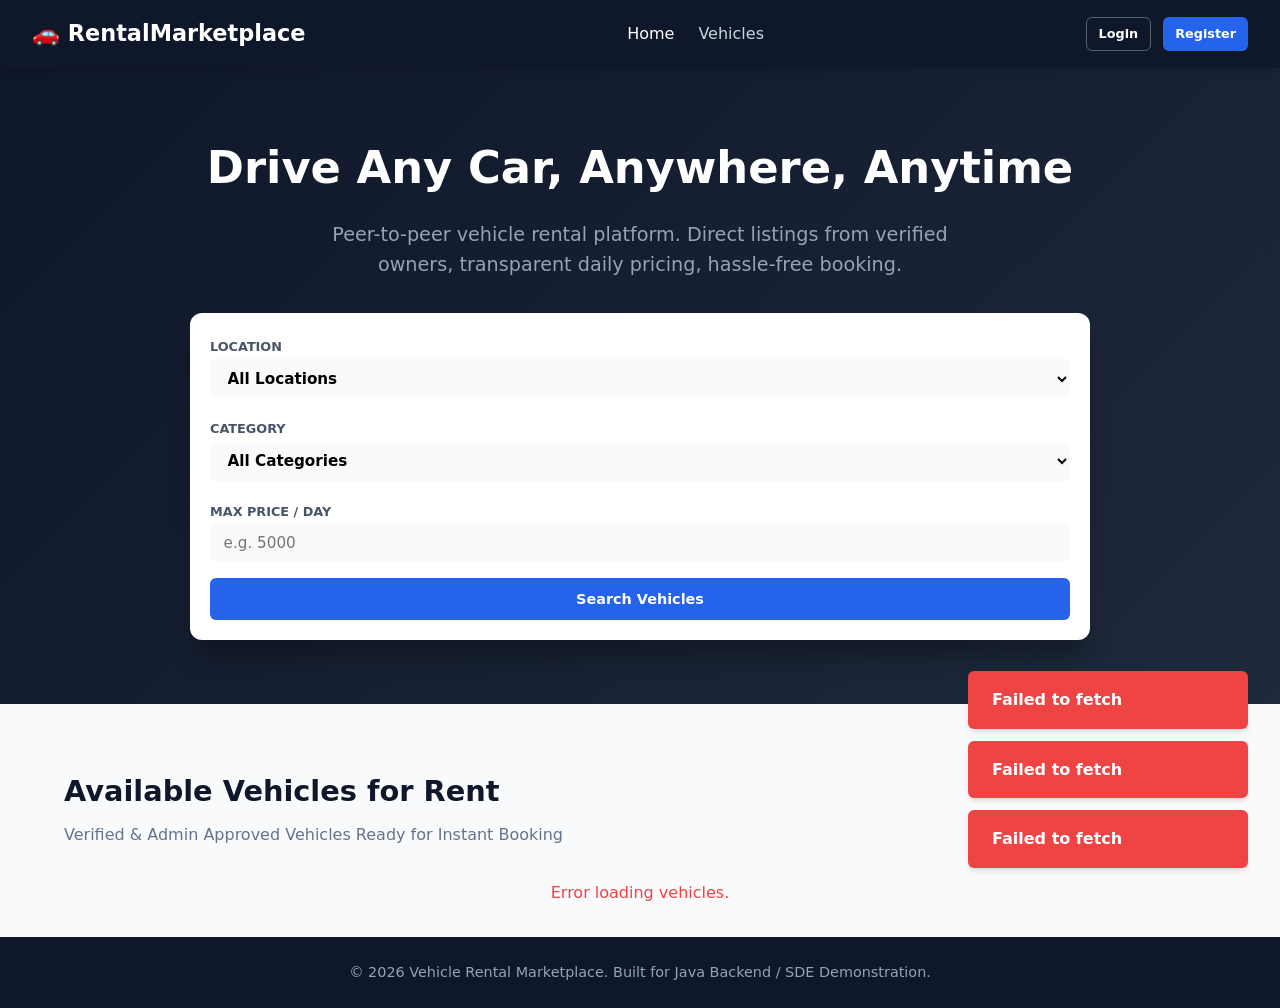
<file: target/classes/static/index.html>
<!DOCTYPE html>
<html lang="en">
<head>
    <meta charset="UTF-8">
    <meta name="viewport" content="width=device-width, initial-scale=1.0">
    <title>Vehicle Rental Marketplace - Rent Cars & Bikes</title>
    <link rel="stylesheet" href="css/styles.css">
</head>
<body>
    <nav class="navbar" id="main-navbar"></nav>

    <!-- Hero Section -->
    <div style="background: linear-gradient(135deg, #0f172a 0%, #1e293b 100%); color: white; padding: 4rem 1.5rem; text-align: center;">
        <h1 style="font-size: 2.8rem; font-weight: 800; margin-bottom: 1rem;">Drive Any Car, Anywhere, Anytime</h1>
        <p style="font-size: 1.2rem; color: #94a3b8; max-width: 650px; margin: 0 auto 2rem auto;">
            Peer-to-peer vehicle rental platform. Direct listings from verified owners, transparent daily pricing, hassle-free booking.
        </p>

        <!-- Search Bar -->
        <div style="background: white; padding: 1.25rem; border-radius: 12px; max-width: 900px; margin: 0 auto; box-shadow: 0 20px 25px -5px rgba(0,0,0,0.3); display: grid; grid-template-columns: repeat(auto-fit, minmax(180px, 1fr)) auto; gap: 1rem; text-align: left;">
            <div>
                <label style="color: #475569; font-size: 0.8rem; font-weight: 700;">LOCATION</label>
                <select id="search-location" class="form-control" style="border: none; background: #f8fafc; font-weight:600;">
                    <option value="">All Locations</option>
                </select>
            </div>
            <div>
                <label style="color: #475569; font-size: 0.8rem; font-weight: 700;">CATEGORY</label>
                <select id="search-category" class="form-control" style="border: none; background: #f8fafc; font-weight:600;">
                    <option value="">All Categories</option>
                </select>
            </div>
            <div>
                <label style="color: #475569; font-size: 0.8rem; font-weight: 700;">MAX PRICE / DAY</label>
                <input type="number" id="search-max-price" class="form-control" placeholder="e.g. 5000" style="border: none; background: #f8fafc;">
            </div>
            <div style="display: flex; align-items: flex-end;">
                <button onclick="performSearch()" class="btn btn-primary" style="width: 100%; height: 42px;">Search Vehicles</button>
            </div>
        </div>
    </div>

    <!-- Featured Vehicles Section -->
    <div class="container">
        <h2 class="page-title" style="margin-top: 2rem;">Available Vehicles for Rent</h2>
        <p class="page-subtitle">Verified & Admin Approved Vehicles Ready for Instant Booking</p>

        <div id="vehicle-grid" class="grid-3">
            <div style="grid-column: 1/-1; text-align: center; padding: 3rem; color: var(--text-muted);">
                Loading available vehicles...
            </div>
        </div>
    </div>

    <footer>
        <p>&copy; 2026 Vehicle Rental Marketplace. Built for Java Backend / SDE Demonstration.</p>
    </footer>

    <script src="js/api.js"></script>
    <script src="js/auth.js"></script>
    <script src="js/navbar.js"></script>
    <script>
        document.addEventListener('DOMContentLoaded', () => {
            loadFilters();
            loadVehicles();
        });

        async function loadFilters() {
            try {
                const [locRes, catRes] = await Promise.all([
                    API.get('/locations'),
                    API.get('/categories')
                ]);

                if (locRes && locRes.data) {
                    const locSelect = document.getElementById('search-location');
                    locRes.data.forEach(loc => {
                        locSelect.innerHTML += `<option value="${loc.id}">${loc.city} (${loc.name})</option>`;
                    });
                }

                if (catRes && catRes.data) {
                    const catSelect = document.getElementById('search-category');
                    catRes.data.forEach(cat => {
                        catSelect.innerHTML += `<option value="${cat.id}">${cat.name}</option>`;
                    });
                }
            } catch (err) {
                console.error('Failed to load search filters', err);
            }
        }

        async function loadVehicles(locationId = '', categoryId = '', maxPrice = '') {
            const grid = document.getElementById('vehicle-grid');
            grid.innerHTML = '<div style="grid-column: 1/-1; text-align: center; padding: 2rem;">Searching vehicles...</div>';

            let endpoint = '/vehicles?';
            if (locationId) endpoint += `locationId=${locationId}&`;
            if (categoryId) endpoint += `categoryId=${categoryId}&`;
            if (maxPrice) endpoint += `maxPrice=${maxPrice}&`;

            try {
                const res = await API.get(endpoint);
                if (res && res.data && res.data.length > 0) {
                    grid.innerHTML = res.data.map(v => renderVehicleCard(v)).join('');
                } else {
                    grid.innerHTML = '<div style="grid-column: 1/-1; text-align: center; padding: 3rem; color: var(--text-muted);">No vehicles match your search criteria.</div>';
                }
            } catch (err) {
                grid.innerHTML = '<div style="grid-column: 1/-1; text-align: center; color: var(--danger-color);">Error loading vehicles.</div>';
            }
        }

        function renderVehicleCard(v) {
            const ratingText = v.averageRating ? `★ ${v.averageRating}/5` : 'New Listing';
            const defaultImg = 'https://images.unsplash.com/photo-1549399542-7e3f8b79c341?auto=format&fit=crop&w=600&q=80';
            const img = v.imageUrl || defaultImg;

            return `
                <div class="vehicle-card">
                    <img src="${img}" alt="${v.brand} ${v.model}" class="vehicle-img" onerror="this.src='${defaultImg}'">
                    <div class="vehicle-body">
                        <div style="display:flex; justify-between; align-items:center; margin-bottom:0.25rem;">
                            <span class="status-badge bg-approved">${v.category ? v.category.name : ''}</span>
                            <span style="font-size:0.85rem; font-weight:700; color:#f59e0b;">${ratingText}</span>
                        </div>
                        <h3 class="vehicle-title">${v.brand} ${v.model}</h3>
                        <div class="vehicle-meta">
                            <span>📍 ${v.location ? v.location.city : ''}</span>
                            <span>⛽ ${v.fuelType || 'Petrol'}</span>
                            <span>⚙️ ${v.transmission || 'Manual'}</span>
                            <span>👥 ${v.seatingCapacity || 5} Seats</span>
                        </div>
                        <div style="display:flex; justify-between; align-items:flex-end; margin-top:auto;">
                            <div class="vehicle-price">₹${v.pricePerDay} <span style="font-size:0.8rem; font-weight:normal; color:var(--text-muted);">/ day</span></div>
                            <a href="vehicle-details.html?id=${v.id}" class="btn btn-sm btn-primary">View & Book</a>
                        </div>
                    </div>
                </div>
            `;
        }

        function performSearch() {
            const loc = document.getElementById('search-location').value;
            const cat = document.getElementById('search-category').value;
            const price = document.getElementById('search-max-price').value;
            loadVehicles(loc, cat, price);
        }
    </script>
</body>
</html>
</file>
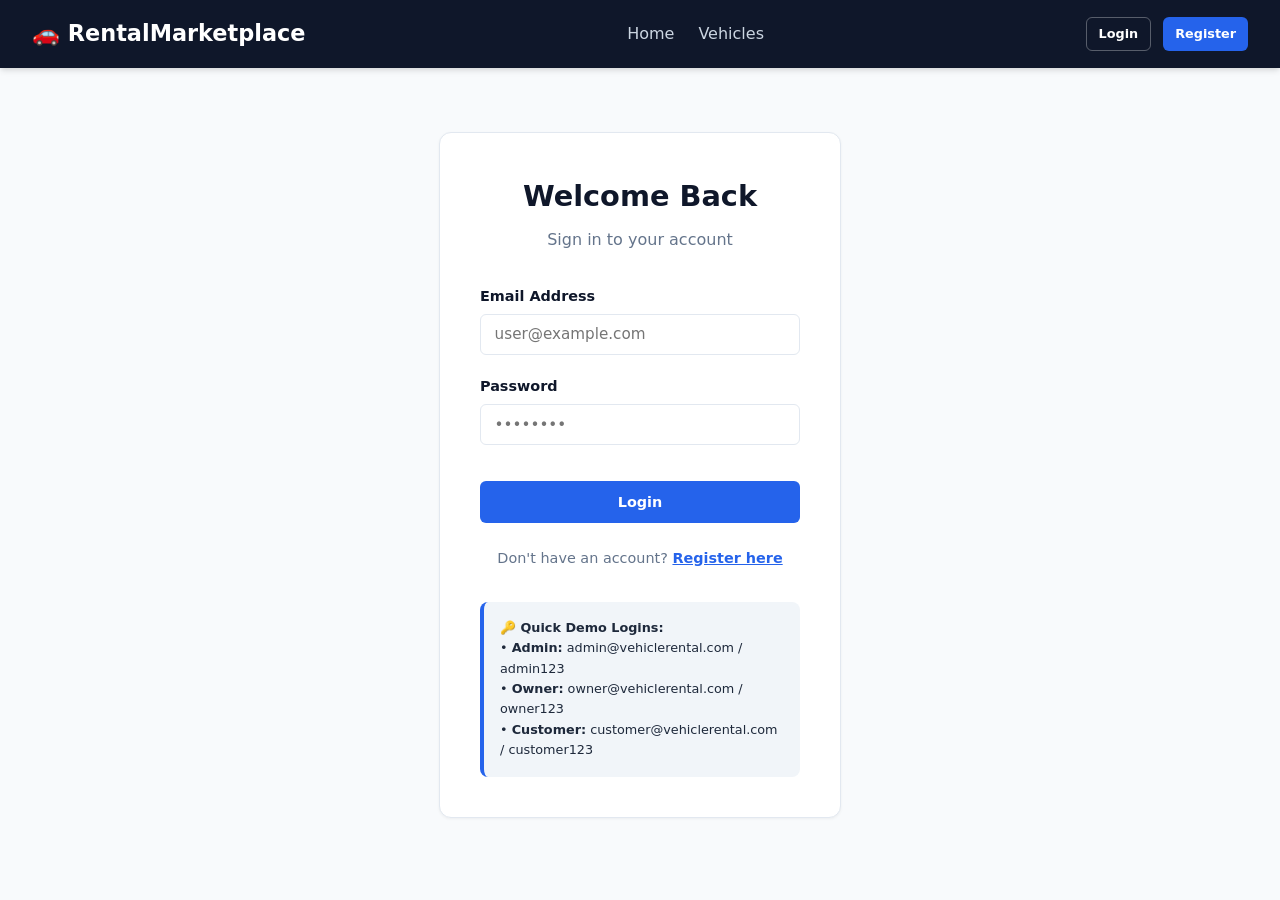
<file: target/classes/static/admin-dashboard.html>
<!DOCTYPE html>
<html lang="en">
<head>
    <meta charset="UTF-8">
    <meta name="viewport" content="width=device-width, initial-scale=1.0">
    <title>Admin Dashboard - Vehicle Rental Marketplace</title>
    <link rel="stylesheet" href="css/styles.css">
</head>
<body>
    <nav class="navbar" id="main-navbar"></nav>

    <div class="container">
        <div style="margin-bottom: 1.5rem;">
            <h1 class="page-title">Admin Control Panel</h1>
            <p class="page-subtitle">Marketplace oversight, user registrations, vehicle approvals, and metrics</p>
        </div>

        <div class="stats-grid">
            <div class="stat-card">
                <div id="stat-total-users" class="num">0</div>
                <div class="label">Total Platform Users</div>
            </div>
            <div class="stat-card" style="border-left-color: #f59e0b;">
                <div id="stat-pending-owners" class="num">0</div>
                <div class="label">Pending Owner Registrations</div>
            </div>
            <div class="stat-card" style="border-left-color: #ef4444;">
                <div id="stat-pending-vehicles" class="num">0</div>
                <div class="label">Pending Vehicle Reviews</div>
            </div>
            <div class="stat-card" style="border-left-color: #10b981;">
                <div id="stat-active-rentals" class="num">0</div>
                <div class="label">Active On-Road Rentals</div>
            </div>
        </div>

        <div class="grid-3" style="margin-bottom: 2rem;">
            <div class="card">
                <h3>👥 User Verification</h3>
                <p style="color:var(--text-muted); margin-bottom:1rem; font-size:0.9rem;">Approve new vehicle owners or manage customer access.</p>
                <a href="admin-users.html" class="btn btn-outline">Manage Users & Owner Approvals &rarr;</a>
            </div>
            <div class="card">
                <h3>🚗 Vehicle Approval System</h3>
                <p style="color:var(--text-muted); margin-bottom:1rem; font-size:0.9rem;">Review submitted vehicle listings and inspect document details.</p>
                <a href="admin-vehicles.html" class="btn btn-outline">Approve / Reject Vehicles &rarr;</a>
            </div>
            <div class="card">
                <h3>📊 Category & Location Setup</h3>
                <p style="color:var(--text-muted); margin-bottom:1rem; font-size:0.9rem;">Add new vehicle categories and operating cities.</p>
                <button onclick="openCategoryModal()" class="btn btn-sm btn-primary">Add Category</button>
                <button onclick="openLocationModal()" class="btn btn-sm btn-secondary">Add Location</button>
            </div>
        </div>
    </div>

    <!-- Add Category Modal -->
    <div id="cat-modal" class="modal">
        <div class="modal-content">
            <div class="modal-header">
                <h3>Add Vehicle Category</h3>
                <button onclick="closeCategoryModal()" class="close-btn">&times;</button>
            </div>
            <form id="cat-form">
                <div class="form-group">
                    <label>Category Name</label>
                    <input type="text" id="cat-name" class="form-control" placeholder="e.g. CONVERTIBLE" required>
                </div>
                <div class="form-group">
                    <label>Description</label>
                    <input type="text" id="cat-desc" class="form-control" placeholder="Open roof sports cars">
                </div>
                <button type="submit" class="btn btn-primary" style="width:100%;">Save Category</button>
            </form>
        </div>
    </div>

    <!-- Add Location Modal -->
    <div id="loc-modal" class="modal">
        <div class="modal-content">
            <div class="modal-header">
                <h3>Add Location / City</h3>
                <button onclick="closeLocationModal()" class="close-btn">&times;</button>
            </div>
            <form id="loc-form">
                <div class="form-group">
                    <label>Location Hub Name</label>
                    <input type="text" id="loc-name" class="form-control" placeholder="e.g. Airport Hub" required>
                </div>
                <div class="form-group">
                    <label>City</label>
                    <input type="text" id="loc-city" class="form-control" placeholder="e.g. Tirupati" required>
                </div>
                <div class="form-group">
                    <label>State</label>
                    <input type="text" id="loc-state" class="form-control" placeholder="e.g. Andhra Pradesh">
                </div>
                <button type="submit" class="btn btn-primary" style="width:100%;">Save Location</button>
            </form>
        </div>
    </div>

    <script src="js/api.js"></script>
    <script src="js/auth.js"></script>
    <script src="js/navbar.js"></script>
    <script>
        document.addEventListener('DOMContentLoaded', () => {
            if (Auth.requireRole('ROLE_ADMIN')) {
                loadAdminDashboard();
            }
        });

        async function loadAdminDashboard() {
            try {
                const res = await API.get('/admin/dashboard');
                if (res && res.data) {
                    const stats = res.data;
                    document.getElementById('stat-total-users').innerText = stats.totalUsers;
                    document.getElementById('stat-pending-owners').innerText = stats.pendingOwners;
                    document.getElementById('stat-pending-vehicles').innerText = stats.pendingVehicles;
                    document.getElementById('stat-active-rentals').innerText = stats.activeRentals;
                }
            } catch (err) {
                console.error(err);
            }
        }

        function openCategoryModal() { document.getElementById('cat-modal').classList.add('active'); }
        function closeCategoryModal() { document.getElementById('cat-modal').classList.remove('active'); }
        function openLocationModal() { document.getElementById('loc-modal').classList.add('active'); }
        function closeLocationModal() { document.getElementById('loc-modal').classList.remove('active'); }

        document.getElementById('cat-form').addEventListener('submit', async (e) => {
            e.preventDefault();
            const name = document.getElementById('cat-name').value.trim();
            const description = document.getElementById('cat-desc').value.trim();
            try {
                const res = await API.post('/admin/categories', { name, description });
                if (res && res.success) {
                    showToast('Category created successfully!', 'success');
                    closeCategoryModal();
                }
            } catch (err) {}
        });

        document.getElementById('loc-form').addEventListener('submit', async (e) => {
            e.preventDefault();
            const name = document.getElementById('loc-name').value.trim();
            const city = document.getElementById('loc-city').value.trim();
            const state = document.getElementById('loc-state').value.trim();
            try {
                const res = await API.post('/admin/locations', { name, city, state });
                if (res && res.success) {
                    showToast('Location created successfully!', 'success');
                    closeLocationModal();
                }
            } catch (err) {}
        });
    </script>
</body>
</html>
</file>
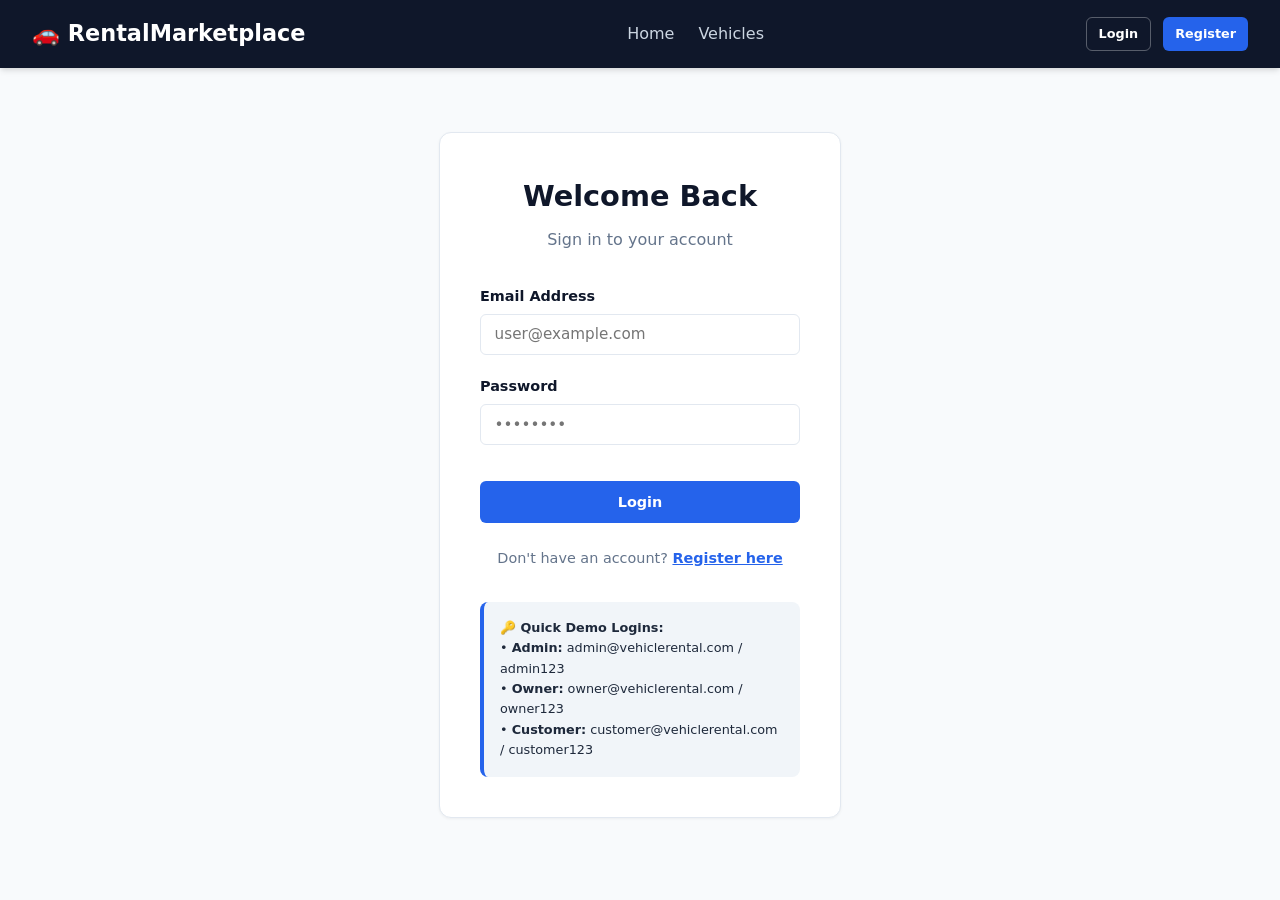
<file: target/classes/static/admin-users.html>
<!DOCTYPE html>
<html lang="en">
<head>
    <meta charset="UTF-8">
    <meta name="viewport" content="width=device-width, initial-scale=1.0">
    <title>User Approvals & Access - Admin Panel</title>
    <link rel="stylesheet" href="css/styles.css">
</head>
<body>
    <nav class="navbar" id="main-navbar"></nav>

    <div class="container">
        <h1 class="page-title">User Approvals & Management</h1>
        <p class="page-subtitle">Verify vehicle owner registrations, inspect accounts, and control platform access</p>

        <div class="card" style="margin-bottom: 1.5rem; padding: 1rem;">
            <div style="display:flex; gap:1rem;">
                <button onclick="filterUsers('ALL')" class="btn btn-sm btn-outline active">All Users</button>
                <button onclick="filterUsers('OWNER')" class="btn btn-sm btn-outline">Vehicle Owners</button>
                <button onclick="filterUsers('CUSTOMER')" class="btn btn-sm btn-outline">Customers</button>
            </div>
        </div>

        <div class="table-container card">
            <table>
                <thead>
                    <tr>
                        <th>ID</th>
                        <th>Name</th>
                        <th>Email</th>
                        <th>Phone</th>
                        <th>Role</th>
                        <th>Status</th>
                        <th>Admin Actions</th>
                    </tr>
                </thead>
                <tbody id="users-tbody">
                    <tr><td colspan="7" style="text-align:center;">Loading user records...</td></tr>
                </tbody>
            </table>
        </div>
    </div>

    <script src="js/api.js"></script>
    <script src="js/auth.js"></script>
    <script src="js/navbar.js"></script>
    <script>
        let currentFilter = 'ALL';

        document.addEventListener('DOMContentLoaded', () => {
            if (Auth.requireRole('ROLE_ADMIN')) {
                loadUsers();
            }
        });

        async function loadUsers() {
            const tbody = document.getElementById('users-tbody');
            let endpoint = '/admin/users';
            if (currentFilter === 'OWNER') endpoint = '/admin/owners';
            if (currentFilter === 'CUSTOMER') endpoint = '/admin/customers';

            try {
                const res = await API.get(endpoint);
                if (res && res.data && res.data.length > 0) {
                    tbody.innerHTML = res.data.map(u => renderUserRow(u)).join('');
                } else {
                    tbody.innerHTML = '<tr><td colspan="7" style="text-align:center; color:var(--text-muted);">No user records found.</td></tr>';
                }
            } catch (err) {}
        }

        function renderUserRow(u) {
            const roleClean = u.role.replace('ROLE_', '');
            
            let actionsHtml = '-';
            if (u.role === 'ROLE_OWNER') {
                if (u.status === 'PENDING') {
                    actionsHtml = `
                        <button onclick="updateOwnerStatus(${u.id}, 'APPROVED')" class="btn btn-sm btn-success">✓ Approve Owner</button>
                        <button onclick="updateOwnerStatus(${u.id}, 'REJECTED')" class="btn btn-sm btn-danger">✗ Reject</button>
                    `;
                } else if (u.status === 'APPROVED') {
                    actionsHtml = `<button onclick="updateOwnerStatus(${u.id}, 'SUSPENDED')" class="btn btn-sm btn-danger">Suspend</button>`;
                } else if (u.status === 'SUSPENDED' || u.status === 'REJECTED') {
                    actionsHtml = `<button onclick="updateOwnerStatus(${u.id}, 'APPROVED')" class="btn btn-sm btn-success">Re-Approve</button>`;
                }
            }

            return `
                <tr>
                    <td><strong>#${u.id}</strong></td>
                    <td><strong>${u.name}</strong></td>
                    <td>${u.email}</td>
                    <td>${u.phone || 'N/A'}</td>
                    <td><span class="badge-role" style="background:#e2e8f0; color:#334155;">${roleClean}</span></td>
                    <td><span class="status-badge bg-${u.status.toLowerCase()}">${u.status}</span></td>
                    <td>${actionsHtml}</td>
                </tr>
            `;
        }

        async function updateOwnerStatus(ownerId, status) {
            try {
                const res = await API.put(`/admin/owners/${ownerId}/status`, { status });
                if (res && res.success) {
                    showToast(`Owner status updated to ${status}`, 'success');
                    loadUsers();
                }
            } catch (err) {}
        }

        function filterUsers(filter) {
            currentFilter = filter;
            loadUsers();
        }
    </script>
</body>
</html>
</file>
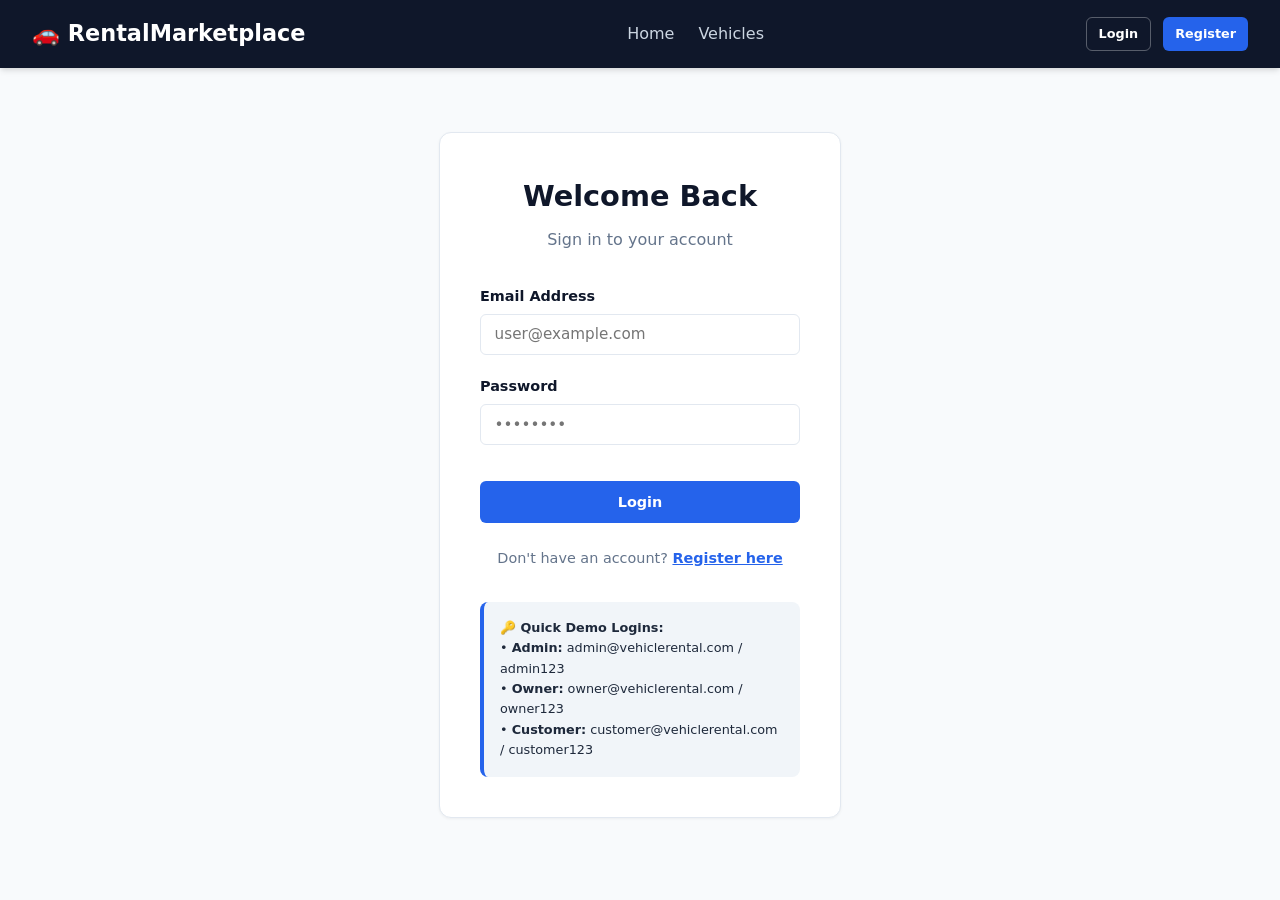
<file: target/classes/static/admin-vehicles.html>
<!DOCTYPE html>
<html lang="en">
<head>
    <meta charset="UTF-8">
    <meta name="viewport" content="width=device-width, initial-scale=1.0">
    <title>Vehicle Approvals - Admin Panel</title>
    <link rel="stylesheet" href="css/styles.css">
</head>
<body>
    <nav class="navbar" id="main-navbar"></nav>

    <div class="container">
        <h1 class="page-title">Pending Vehicle Approvals</h1>
        <p class="page-subtitle">Inspect submitted vehicles and verify compliance before making visible to customers</p>

        <div class="table-container card">
            <table>
                <thead>
                    <tr>
                        <th>ID</th>
                        <th>Owner</th>
                        <th>Vehicle Details</th>
                        <th>Number Plate</th>
                        <th>Location</th>
                        <th>Price/Day</th>
                        <th>Action</th>
                    </tr>
                </thead>
                <tbody id="pending-vehicles-tbody">
                    <tr><td colspan="7" style="text-align:center;">Loading pending vehicles...</td></tr>
                </tbody>
            </table>
        </div>
    </div>

    <!-- Rejection Modal -->
    <div id="reject-modal" class="modal">
        <div class="modal-content">
            <div class="modal-header">
                <h3>Reject Vehicle Listing</h3>
                <button onclick="closeRejectModal()" class="close-btn">&times;</button>
            </div>
            <form id="reject-form">
                <input type="hidden" id="reject-vehicle-id">
                <div class="form-group">
                    <label>Reason for Rejection</label>
                    <textarea id="rejection-reason" class="form-control" rows="4" placeholder="e.g. Invalid registration documents provided or price out of market bounds..." required></textarea>
                </div>
                <button type="submit" class="btn btn-danger" style="width:100%;">Confirm Rejection</button>
            </form>
        </div>
    </div>

    <script src="js/api.js"></script>
    <script src="js/auth.js"></script>
    <script src="js/navbar.js"></script>
    <script>
        document.addEventListener('DOMContentLoaded', () => {
            if (Auth.requireRole('ROLE_ADMIN')) {
                loadPendingVehicles();
            }
        });

        async function loadPendingVehicles() {
            const tbody = document.getElementById('pending-vehicles-tbody');
            try {
                const res = await API.get('/admin/vehicles/pending');
                if (res && res.data && res.data.length > 0) {
                    tbody.innerHTML = res.data.map(v => `
                        <tr>
                            <td><strong>#${v.id}</strong></td>
                            <td>${v.owner ? v.owner.name : 'N/A'}<br><span style="font-size:0.8rem; color:var(--text-muted);">${v.owner ? v.owner.email : ''}</span></td>
                            <td>
                                <strong>${v.brand} ${v.model}</strong> (${v.manufacturingYear || ''})<br>
                                <span style="font-size:0.8rem; color:var(--text-muted);">${v.category ? v.category.name : ''} | ${v.fuelType} | ${v.transmission}</span>
                            </td>
                            <td><strong>${v.vehicleNumber}</strong></td>
                            <td>${v.location ? v.location.city : ''}</td>
                            <td>₹${v.pricePerDay}</td>
                            <td>
                                <button onclick="approveVehicle(${v.id})" class="btn btn-sm btn-success">✓ Approve</button>
                                <button onclick="openRejectModal(${v.id})" class="btn btn-sm btn-danger">✗ Reject</button>
                            </td>
                        </tr>
                    `).join('');
                } else {
                    tbody.innerHTML = '<tr><td colspan="7" style="text-align:center; color:var(--text-muted);">No vehicles pending Admin approval! 🎉</td></tr>';
                }
            } catch (err) {}
        }

        async function approveVehicle(id) {
            try {
                const res = await API.put(`/admin/vehicles/${id}/approve`);
                if (res && res.success) {
                    showToast('Vehicle APPROVED! Now available for public booking.', 'success');
                    loadPendingVehicles();
                }
            } catch (err) {}
        }

        function openRejectModal(id) {
            document.getElementById('reject-vehicle-id').value = id;
            document.getElementById('reject-modal').classList.add('active');
        }
        function closeRejectModal() { document.getElementById('reject-modal').classList.remove('active'); }

        document.getElementById('reject-form').addEventListener('submit', async (e) => {
            e.preventDefault();
            const id = document.getElementById('reject-vehicle-id').value;
            const rejectionReason = document.getElementById('rejection-reason').value.trim();

            try {
                const res = await API.put(`/admin/vehicles/${id}/reject`, { status: 'REJECTED', rejectionReason });
                if (res && res.success) {
                    showToast('Vehicle listing rejected.', 'info');
                    closeRejectModal();
                    loadPendingVehicles();
                }
            } catch (err) {}
        });
    </script>
</body>
</html>
</file>
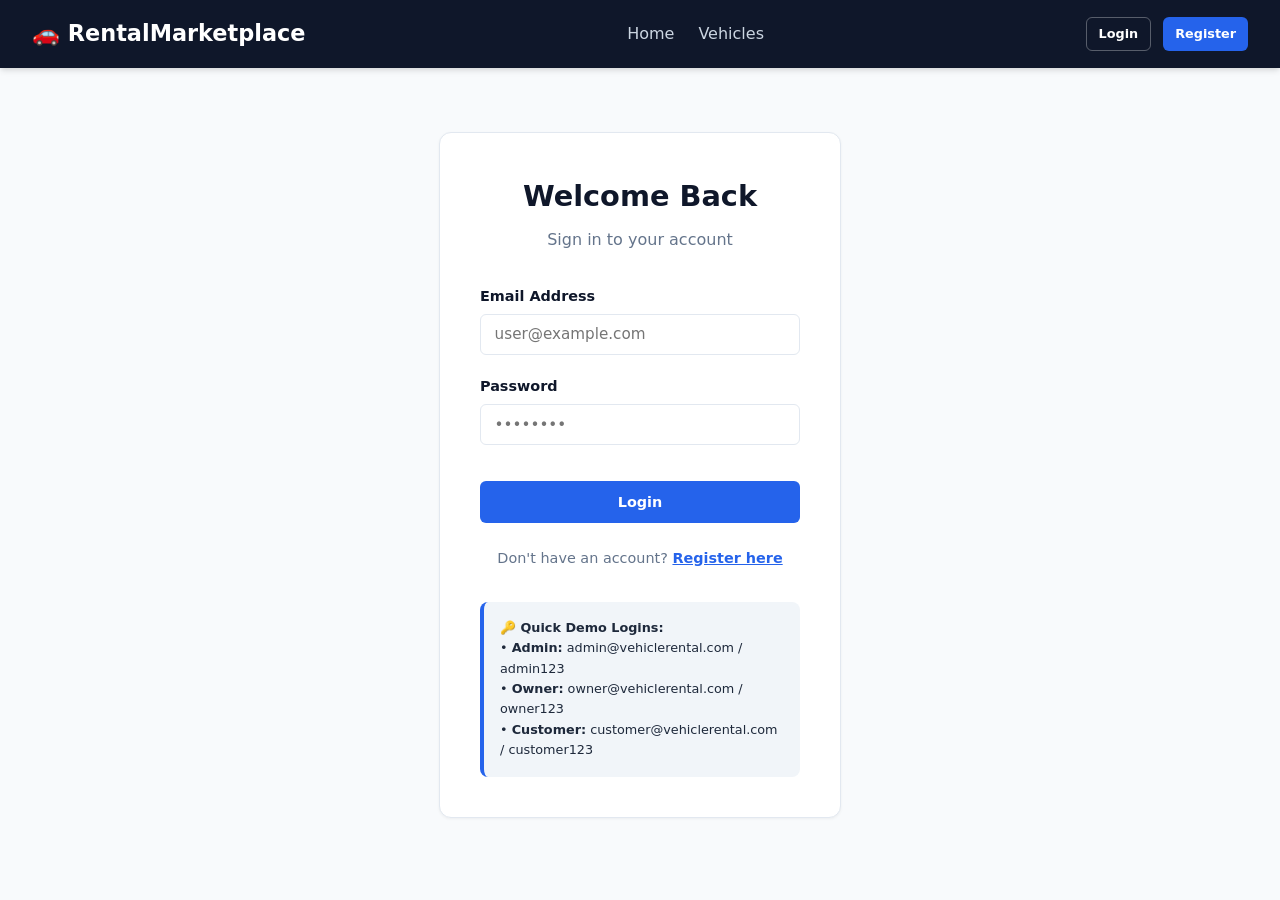
<file: target/classes/static/booking.html>
<!DOCTYPE html>
<html lang="en">
<head>
    <meta charset="UTF-8">
    <meta name="viewport" content="width=device-width, initial-scale=1.0">
    <title>Create Booking - Vehicle Rental Marketplace</title>
    <link rel="stylesheet" href="css/styles.css">
</head>
<body>
    <nav class="navbar" id="main-navbar"></nav>

    <div class="container" style="max-width: 650px; margin-top: 2rem;">
        <div class="card" style="padding: 2.5rem;">
            <h2 class="page-title" style="margin-bottom: 0.5rem;">Reserve Your Vehicle</h2>
            <p class="page-subtitle" style="margin-bottom: 2rem;">Select your pickup and return dates</p>

            <div id="vehicle-summary" style="padding: 1rem; background: #f1f5f9; border-radius: 8px; margin-bottom: 1.5rem; display: flex; justify-content: space-between; align-items: center;">
                <div>Loading vehicle info...</div>
            </div>

            <form id="booking-form">
                <div class="form-group">
                    <label>Pickup Location</label>
                    <select id="pickup-location" class="form-control" required></select>
                </div>
                <div class="form-group">
                    <label>Return Location</label>
                    <select id="return-location" class="form-control" required></select>
                </div>
                <div class="grid-2" style="margin-bottom: 0;">
                    <div class="form-group">
                        <label>Pickup Date</label>
                        <input type="date" id="pickup-date" class="form-control" required>
                    </div>
                    <div class="form-group">
                        <label>Return Date</label>
                        <input type="date" id="return-date" class="form-control" required>
                    </div>
                </div>

                <!-- Price Calculation Summary Box -->
                <div style="background: #eff6ff; border: 1px solid #bfdbfe; border-radius: 8px; padding: 1.25rem; margin: 1.5rem 0;">
                    <div style="display:flex; justify-content:space-between; margin-bottom:0.5rem;">
                        <span>Price Per Day:</span>
                        <strong id="price-per-day-text">₹0</strong>
                    </div>
                    <div style="display:flex; justify-content:space-between; margin-bottom:0.5rem;">
                        <span>Total Rental Days:</span>
                        <strong id="total-days-text">0 Days</strong>
                    </div>
                    <hr style="border:none; border-top:1px solid #bfdbfe; margin:0.75rem 0;">
                    <div style="display:flex; justify-content:space-between; font-size:1.2rem; font-weight:800; color:var(--primary-color);">
                        <span>Estimated Total Amount:</span>
                        <span id="total-amount-text">₹0</span>
                    </div>
                    <div style="font-size:0.75rem; color:var(--text-muted); margin-top:0.4rem; text-align:right;">
                        * Final price validated and computed securely by backend
                    </div>
                </div>

                <button type="submit" class="btn btn-primary" style="width: 100%; padding: 0.8rem; font-size: 1rem;">Confirm Booking Request</button>
            </form>
        </div>
    </div>

    <script src="js/api.js"></script>
    <script src="js/auth.js"></script>
    <script src="js/navbar.js"></script>
    <script>
        const urlParams = new URLSearchParams(window.location.search);
        const vehicleId = urlParams.get('vehicleId');
        let vehiclePricePerDay = 0;

        document.addEventListener('DOMContentLoaded', () => {
            if (Auth.requireRole('ROLE_CUSTOMER')) {
                if (!vehicleId) {
                    window.location.href = 'vehicles.html';
                    return;
                }
                initBookingPage();
            }
        });

        async function initBookingPage() {
            // Set min date to today
            const today = new Date().toISOString().split('T')[0];
            document.getElementById('pickup-date').min = today;
            document.getElementById('return-date').min = today;

            try {
                const [vehRes, locRes] = await Promise.all([
                    API.get(`/vehicles/${vehicleId}`),
                    API.get('/locations')
                ]);

                if (vehRes && vehRes.data) {
                    const v = vehRes.data;
                    vehiclePricePerDay = parseFloat(v.pricePerDay);
                    document.getElementById('vehicle-summary').innerHTML = `
                        <div>
                            <strong style="font-size:1.1rem; color:var(--secondary-color);">${v.brand} ${v.model}</strong><br>
                            <span style="font-size:0.85rem; color:var(--text-muted);">📍 Location: ${v.location ? v.location.city : ''}</span>
                        </div>
                        <div style="font-weight:800; font-size:1.2rem; color:var(--primary-color);">
                            ₹${v.pricePerDay}/day
                        </div>
                    `;
                    document.getElementById('price-per-day-text').innerText = `₹${vehiclePricePerDay}`;
                }

                if (locRes && locRes.data) {
                    const pickupSelect = document.getElementById('pickup-location');
                    const returnSelect = document.getElementById('return-location');
                    locRes.data.forEach(loc => {
                        pickupSelect.innerHTML += `<option value="${loc.id}">${loc.city} - ${loc.name}</option>`;
                        returnSelect.innerHTML += `<option value="${loc.id}">${loc.city} - ${loc.name}</option>`;
                    });
                }
            } catch (err) {}

            document.getElementById('pickup-date').addEventListener('change', calculatePrice);
            document.getElementById('return-date').addEventListener('change', calculatePrice);
        }

        function calculatePrice() {
            const pDateVal = document.getElementById('pickup-date').value;
            const rDateVal = document.getElementById('return-date').value;

            if (pDateVal && rDateVal) {
                const pDate = new Date(pDateVal);
                const rDate = new Date(rDateVal);

                if (rDate >= pDate) {
                    const diffTime = Math.abs(rDate - pDate);
                    const diffDays = Math.ceil(diffTime / (1000 * 60 * 60 * 24));
                    const totalDays = Math.max(1, diffDays);
                    const totalAmount = totalDays * vehiclePricePerDay;

                    document.getElementById('total-days-text').innerText = `${totalDays} Day(s)`;
                    document.getElementById('total-amount-text').innerText = `₹${totalAmount}`;
                } else {
                    document.getElementById('total-days-text').innerText = `Invalid dates`;
                    document.getElementById('total-amount-text').innerText = `₹0`;
                }
            }
        }

        document.getElementById('booking-form').addEventListener('submit', async (e) => {
            e.preventDefault();
            const pickupLocationId = document.getElementById('pickup-location').value;
            const returnLocationId = document.getElementById('return-location').value;
            const pickupDate = document.getElementById('pickup-date').value;
            const returnDate = document.getElementById('return-date').value;

            try {
                const res = await API.post('/customer/bookings', {
                    vehicleId: parseInt(vehicleId),
                    pickupLocationId: parseInt(pickupLocationId),
                    returnLocationId: parseInt(returnLocationId),
                    pickupDate,
                    returnDate
                });

                if (res && res.success) {
                    showToast('Booking request submitted! Owner will review.', 'success');
                    setTimeout(() => window.location.href = 'my-bookings.html', 1500);
                }
            } catch (err) {}
        });
    </script>
</body>
</html>
</file>
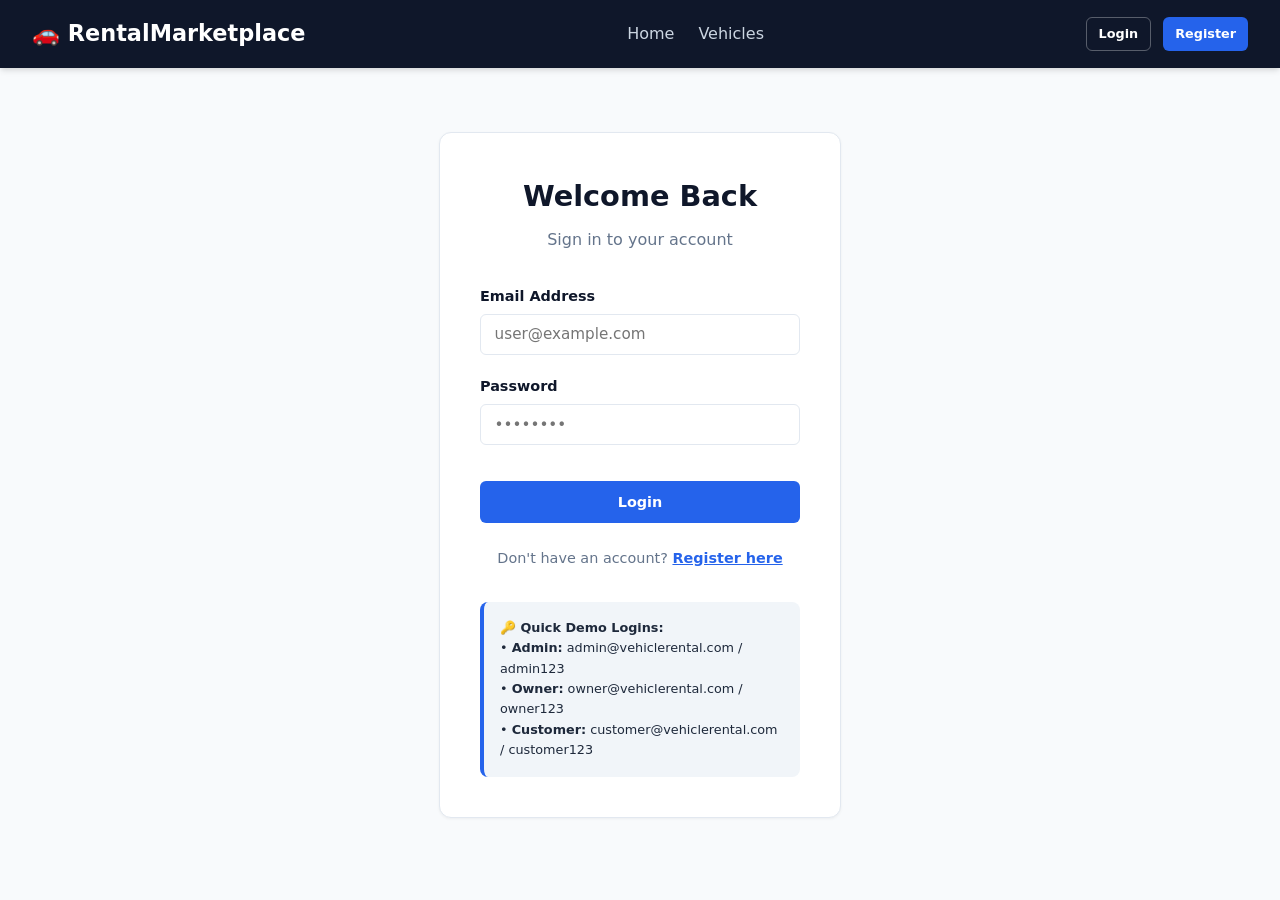
<file: target/classes/static/customer-dashboard.html>
<!DOCTYPE html>
<html lang="en">
<head>
    <meta charset="UTF-8">
    <meta name="viewport" content="width=device-width, initial-scale=1.0">
    <title>Customer Dashboard - Vehicle Rental Marketplace</title>
    <link rel="stylesheet" href="css/styles.css">
</head>
<body>
    <nav class="navbar" id="main-navbar"></nav>

    <div class="container">
        <div style="display:flex; justify-between; align-items:center; margin-bottom: 1.5rem;">
            <div>
                <h1 class="page-title">Customer Dashboard</h1>
                <p class="page-subtitle">Manage your rentals, view upcoming trips, and search vehicles</p>
            </div>
            <a href="vehicles.html" class="btn btn-primary">➕ Book a Vehicle</a>
        </div>

        <!-- Quick Summary Cards -->
        <div class="stats-grid">
            <div class="stat-card">
                <div id="stat-active" class="num">0</div>
                <div class="label">Current Active Rental</div>
            </div>
            <div class="stat-card" style="border-left-color: #f59e0b;">
                <div id="stat-pending" class="num">0</div>
                <div class="label">Pending Requests</div>
            </div>
            <div class="stat-card" style="border-left-color: #10b981;">
                <div id="stat-completed" class="num">0</div>
                <div class="label">Completed Trips</div>
            </div>
        </div>

        <!-- Recent Bookings Table -->
        <div class="card">
            <h3 style="margin-bottom: 1rem; color: var(--secondary-color);">My Recent Bookings</h3>
            <div class="table-container">
                <table>
                    <thead>
                        <tr>
                            <th>ID</th>
                            <th>Vehicle</th>
                            <th>Pickup Location</th>
                            <th>Pickup Date</th>
                            <th>Return Date</th>
                            <th>Total Days</th>
                            <th>Total Price</th>
                            <th>Status</th>
                            <th>Action</th>
                        </tr>
                    </thead>
                    <tbody id="bookings-tbody">
                        <tr><td colspan="9" style="text-align:center;">Loading your bookings...</td></tr>
                    </tbody>
                </table>
            </div>
        </div>
    </div>

    <script src="js/api.js"></script>
    <script src="js/auth.js"></script>
    <script src="js/navbar.js"></script>
    <script>
        document.addEventListener('DOMContentLoaded', () => {
            if (Auth.requireRole('ROLE_CUSTOMER')) {
                loadCustomerBookings();
            }
        });

        async function loadCustomerBookings() {
            try {
                const res = await API.get('/customer/bookings');
                if (res && res.data) {
                    const bookings = res.data;
                    updateStats(bookings);

                    const tbody = document.getElementById('bookings-tbody');
                    if (bookings.length === 0) {
                        tbody.innerHTML = '<tr><td colspan="9" style="text-align:center; color:var(--text-muted);">No bookings found. <a href="vehicles.html">Find a vehicle to rent!</a></td></tr>';
                        return;
                    }

                    tbody.innerHTML = bookings.map(b => `
                        <tr>
                            <td><strong>#${b.id}</strong></td>
                            <td>${b.vehicle ? `${b.vehicle.brand} ${b.vehicle.model}` : 'N/A'}</td>
                            <td>${b.pickupLocation ? b.pickupLocation.city : 'N/A'}</td>
                            <td>${b.pickupDate}</td>
                            <td>${b.returnDate}</td>
                            <td>${b.totalDays} days</td>
                            <td><strong>₹${b.totalAmount}</strong></td>
                            <td><span class="status-badge bg-${b.status.toLowerCase()}">${b.status}</span></td>
                            <td>
                                ${(b.status === 'PENDING' || b.status === 'CONFIRMED') ? 
                                    `<button onclick="cancelBooking(${b.id})" class="btn btn-sm btn-danger">Cancel</button>` : 
                                    `<a href="my-bookings.html" class="btn btn-sm btn-outline">Details</a>`
                                }
                            </td>
                        </tr>
                    `).join('');
                }
            } catch (err) {
                console.error(err);
            }
        }

        function updateStats(bookings) {
            const active = bookings.filter(b => b.status === 'ACTIVE').length;
            const pending = bookings.filter(b => b.status === 'PENDING' || b.status === 'CONFIRMED').length;
            const completed = bookings.filter(b => b.status === 'COMPLETED').length;

            document.getElementById('stat-active').innerText = active;
            document.getElementById('stat-pending').innerText = pending;
            document.getElementById('stat-completed').innerText = completed;
        }

        async function cancelBooking(id) {
            if (!confirm('Are you sure you want to cancel this booking?')) return;
            try {
                const res = await API.put(`/customer/bookings/${id}/cancel`);
                if (res && res.success) {
                    showToast('Booking cancelled successfully', 'success');
                    loadCustomerBookings();
                }
            } catch (err) {}
        }
    </script>
</body>
</html>
</file>
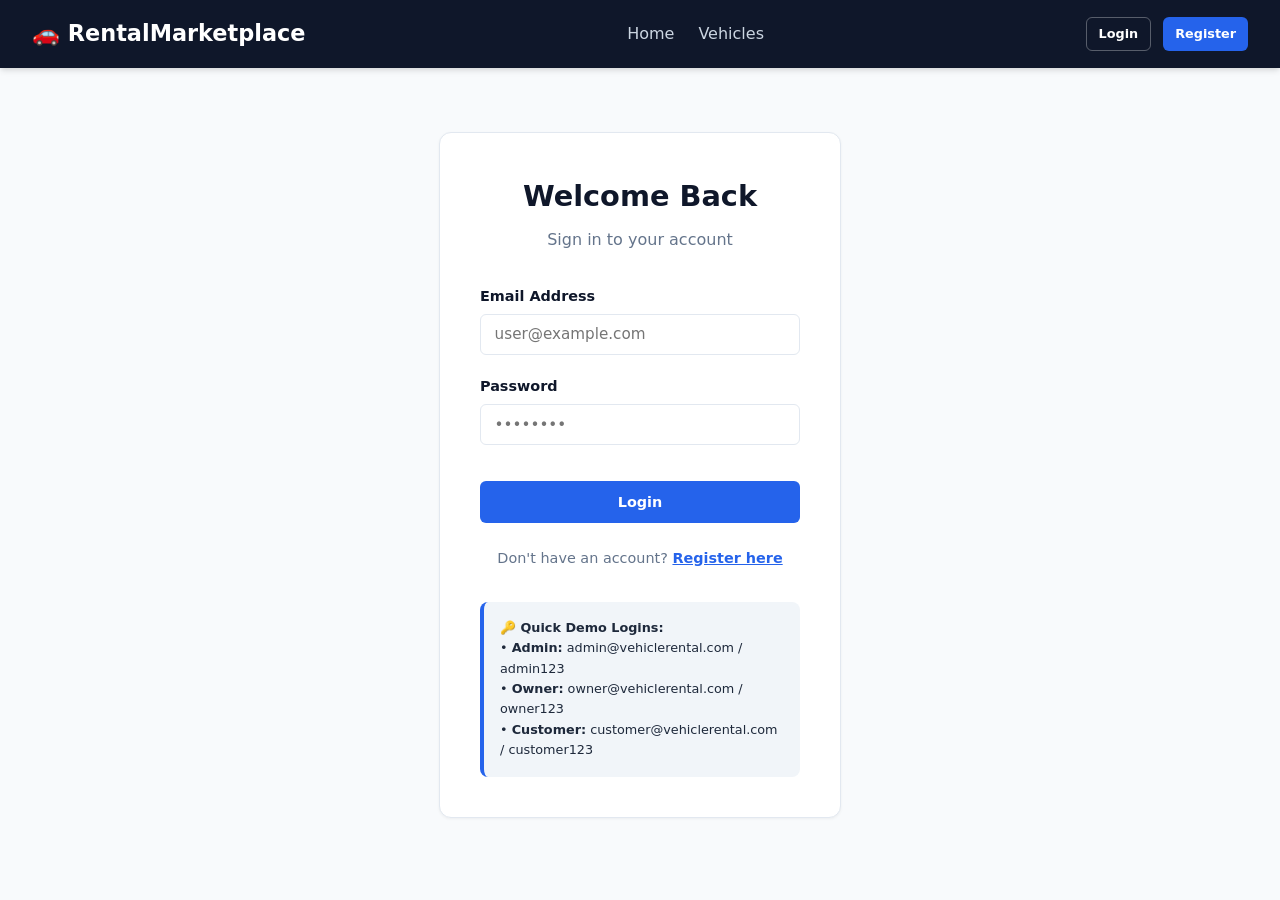
<file: target/classes/static/login.html>
<!DOCTYPE html>
<html lang="en">
<head>
    <meta charset="UTF-8">
    <meta name="viewport" content="width=device-width, initial-scale=1.0">
    <title>Login - Vehicle Rental Marketplace</title>
    <link rel="stylesheet" href="css/styles.css">
</head>
<body>
    <nav class="navbar" id="main-navbar"></nav>

    <div class="container" style="max-width: 450px; margin-top: 4rem;">
        <div class="card" style="padding: 2.5rem;">
            <h2 class="page-title" style="text-align: center; margin-bottom: 0.5rem;">Welcome Back</h2>
            <p class="page-subtitle" style="text-align: center; margin-bottom: 2rem;">Sign in to your account</p>

            <form id="login-form">
                <div class="form-group">
                    <label for="email">Email Address</label>
                    <input type="email" id="email" class="form-control" placeholder="user@example.com" required>
                </div>
                <div class="form-group">
                    <label for="password">Password</label>
                    <input type="password" id="password" class="form-control" placeholder="••••••••" required>
                </div>
                <button type="submit" class="btn btn-primary" style="width: 100%; margin-top: 1rem; padding: 0.8rem;">Login</button>
            </form>

            <div style="text-align: center; margin-top: 1.5rem; font-size: 0.9rem; color: var(--text-muted);">
                Don't have an account? <a href="register.html" style="color: var(--primary-color); font-weight: 600;">Register here</a>
            </div>

            <!-- Demo Credentials Quick Access Box for Evaluation -->
            <div style="margin-top: 2rem; padding: 1rem; background: #f1f5f9; border-radius: 8px; font-size: 0.8rem; border-left: 4px solid var(--primary-color);">
                <strong>🔑 Quick Demo Logins:</strong><br>
                • <strong>Admin:</strong> admin@vehiclerental.com / admin123<br>
                • <strong>Owner:</strong> owner@vehiclerental.com / owner123<br>
                • <strong>Customer:</strong> customer@vehiclerental.com / customer123
            </div>
        </div>
    </div>

    <script src="js/api.js"></script>
    <script src="js/auth.js"></script>
    <script src="js/navbar.js"></script>
    <script>
        document.getElementById('login-form').addEventListener('submit', async (e) => {
            e.preventDefault();
            const email = document.getElementById('email').value.trim();
            const password = document.getElementById('password').value.trim();

            try {
                const res = await API.post('/auth/login', { email, password });
                if (res && res.data && res.data.token) {
                    showToast('Login successful! Redirecting...', 'success');
                    Auth.setSession(res.data.token, res.data);
                    setTimeout(() => Auth.redirectToDashboard(), 1000);
                }
            } catch (err) {
                // Handled in API.js
            }
        });
    </script>
</body>
</html>
</file>
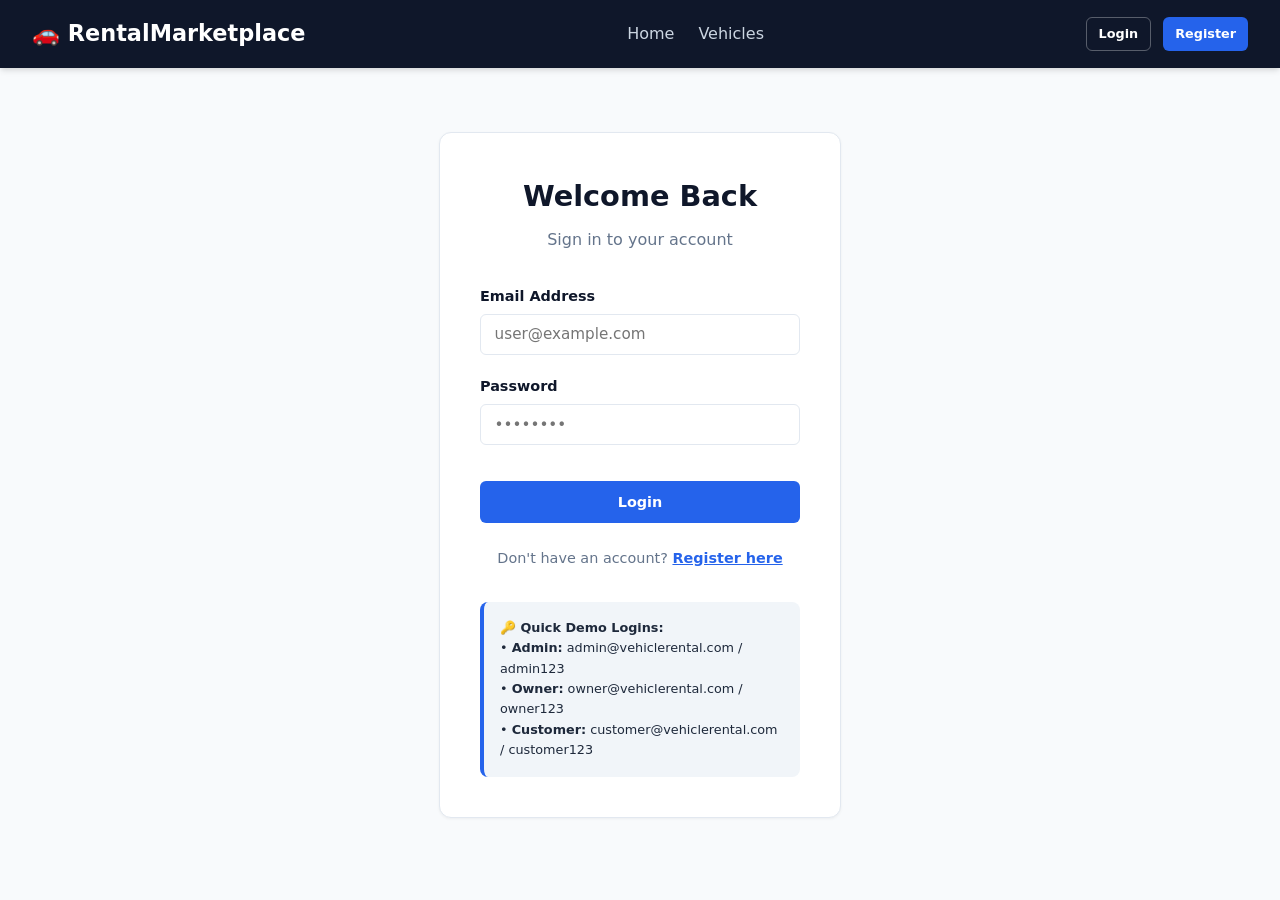
<file: target/classes/static/my-bookings.html>
<!DOCTYPE html>
<html lang="en">
<head>
    <meta charset="UTF-8">
    <meta name="viewport" content="width=device-width, initial-scale=1.0">
    <title>My Bookings - Vehicle Rental Marketplace</title>
    <link rel="stylesheet" href="css/styles.css">
</head>
<body>
    <nav class="navbar" id="main-navbar"></nav>

    <div class="container">
        <h1 class="page-title">My Rental Bookings</h1>
        <p class="page-subtitle">Track your past, active, and upcoming vehicle rentals</p>

        <div id="bookings-list" class="grid-2">
            <div style="grid-column: 1/-1; text-align: center; padding: 3rem;">Loading your bookings...</div>
        </div>
    </div>

    <!-- Review Modal -->
    <div id="review-modal" class="modal">
        <div class="modal-content">
            <div class="modal-header">
                <h3>Submit Rental Review</h3>
                <button onclick="closeReviewModal()" class="close-btn">&times;</button>
            </div>
            <form id="review-form">
                <input type="hidden" id="review-booking-id">
                <div class="form-group">
                    <label>Rating (1 to 5 Stars)</label>
                    <select id="review-rating" class="form-control" required>
                        <option value="5">★★★★★ 5 - Excellent</option>
                        <option value="4">★★★★☆ 4 - Good</option>
                        <option value="3">★★★☆☆ 3 - Average</option>
                        <option value="2">★★☆☆☆ 2 - Poor</option>
                        <option value="1">★☆☆☆☆ 1 - Terrible</option>
                    </select>
                </div>
                <div class="form-group">
                    <label>Your Review Comment</label>
                    <textarea id="review-comment" class="form-control" rows="4" placeholder="Describe vehicle condition, cleanliness, and overall experience..." required></textarea>
                </div>
                <button type="submit" class="btn btn-primary" style="width: 100%;">Post Review</button>
            </form>
        </div>
    </div>

    <script src="js/api.js"></script>
    <script src="js/auth.js"></script>
    <script src="js/navbar.js"></script>
    <script>
        document.addEventListener('DOMContentLoaded', () => {
            if (Auth.requireRole('ROLE_CUSTOMER')) {
                loadBookings();
            }
        });

        async function loadBookings() {
            const list = document.getElementById('bookings-list');
            try {
                const res = await API.get('/customer/bookings');
                if (res && res.data && res.data.length > 0) {
                    list.innerHTML = res.data.map(b => renderBookingCard(b)).join('');
                } else {
                    list.innerHTML = '<div style="grid-column: 1/-1; text-align: center; padding: 3rem; color: var(--text-muted);">You have no rental bookings yet. <a href="vehicles.html">Rent a vehicle now!</a></div>';
                }
            } catch (err) {}
        }

        function renderBookingCard(b) {
            const v = b.vehicle || {};
            const insp = b.inspection;

            let inspectionHtml = '';
            if (insp) {
                inspectionHtml = `
                    <div style="background:#f8fafc; padding:0.75rem; border-radius:6px; margin-top:0.75rem; font-size:0.85rem;">
                        <strong>🔍 Handover & Return Details:</strong><br>
                        ${insp.pickupOdometer ? `• Pickup Odometer: ${insp.pickupOdometer} km | Fuel: ${insp.pickupFuelLevel || 'N/A'}<br>` : ''}
                        ${insp.returnOdometer ? `• Return Odometer: ${insp.returnOdometer} km | Fuel: ${insp.returnFuelLevel || 'N/A'}<br>` : ''}
                        ${insp.damageNotes ? `<span style="color:red;">• Damage Notes: ${insp.damageNotes}</span>` : ''}
                    </div>
                `;
            }

            let actionBtn = '';
            if (b.status === 'PENDING' || b.status === 'CONFIRMED') {
                actionBtn = `<button onclick="cancelBooking(${b.id})" class="btn btn-sm btn-danger">Cancel Booking</button>`;
            } else if (b.status === 'COMPLETED') {
                actionBtn = `<button onclick="openReviewModal(${b.id})" class="btn btn-sm btn-success">⭐ Leave Review</button>`;
            }

            return `
                <div class="card" style="margin-bottom:0;">
                    <div style="display:flex; justify-content:space-between; align-items:center; margin-bottom:0.75rem;">
                        <span style="font-weight:700; color:var(--text-muted);">Booking #${b.id}</span>
                        <span class="status-badge bg-${b.status.toLowerCase()}">${b.status}</span>
                    </div>
                    <h3 style="margin-bottom:0.4rem; color:var(--secondary-color);">${v.brand || ''} ${v.model || 'Vehicle'}</h3>
                    <div style="font-size:0.9rem; color:var(--text-muted); margin-bottom:0.75rem;">
                        📍 Pickup: ${b.pickupLocation ? b.pickupLocation.city : ''} &nbsp;|&nbsp; Return: ${b.returnLocation ? b.returnLocation.city : ''}<br>
                        📅 ${b.pickupDate} to ${b.returnDate} (${b.totalDays} Days)
                    </div>
                    <div style="display:flex; justify-content:space-between; align-items:center; margin-top:1rem; padding-top:0.75rem; border-top:1px solid var(--border-color);">
                        <span style="font-size:1.2rem; font-weight:800; color:var(--primary-color);">Total: ₹${b.totalAmount}</span>
                        ${actionBtn}
                    </div>
                    ${inspectionHtml}
                </div>
            `;
        }

        async function cancelBooking(id) {
            if (!confirm('Are you sure you want to cancel this booking?')) return;
            try {
                const res = await API.put(`/customer/bookings/${id}/cancel`);
                if (res && res.success) {
                    showToast('Booking cancelled', 'success');
                    loadBookings();
                }
            } catch (err) {}
        }

        function openReviewModal(bookingId) {
            document.getElementById('review-booking-id').value = bookingId;
            document.getElementById('review-modal').classList.add('active');
        }

        function closeReviewModal() {
            document.getElementById('review-modal').classList.remove('active');
        }

        document.getElementById('review-form').addEventListener('submit', async (e) => {
            e.preventDefault();
            const bookingId = parseInt(document.getElementById('review-booking-id').value);
            const rating = parseInt(document.getElementById('review-rating').value);
            const comment = document.getElementById('review-comment').value.trim();

            try {
                const res = await API.post('/customer/reviews', { bookingId, rating, comment });
                if (res && res.success) {
                    showToast('Thank you for your review!', 'success');
                    closeReviewModal();
                    loadBookings();
                }
            } catch (err) {}
        });
    </script>
</body>
</html>
</file>
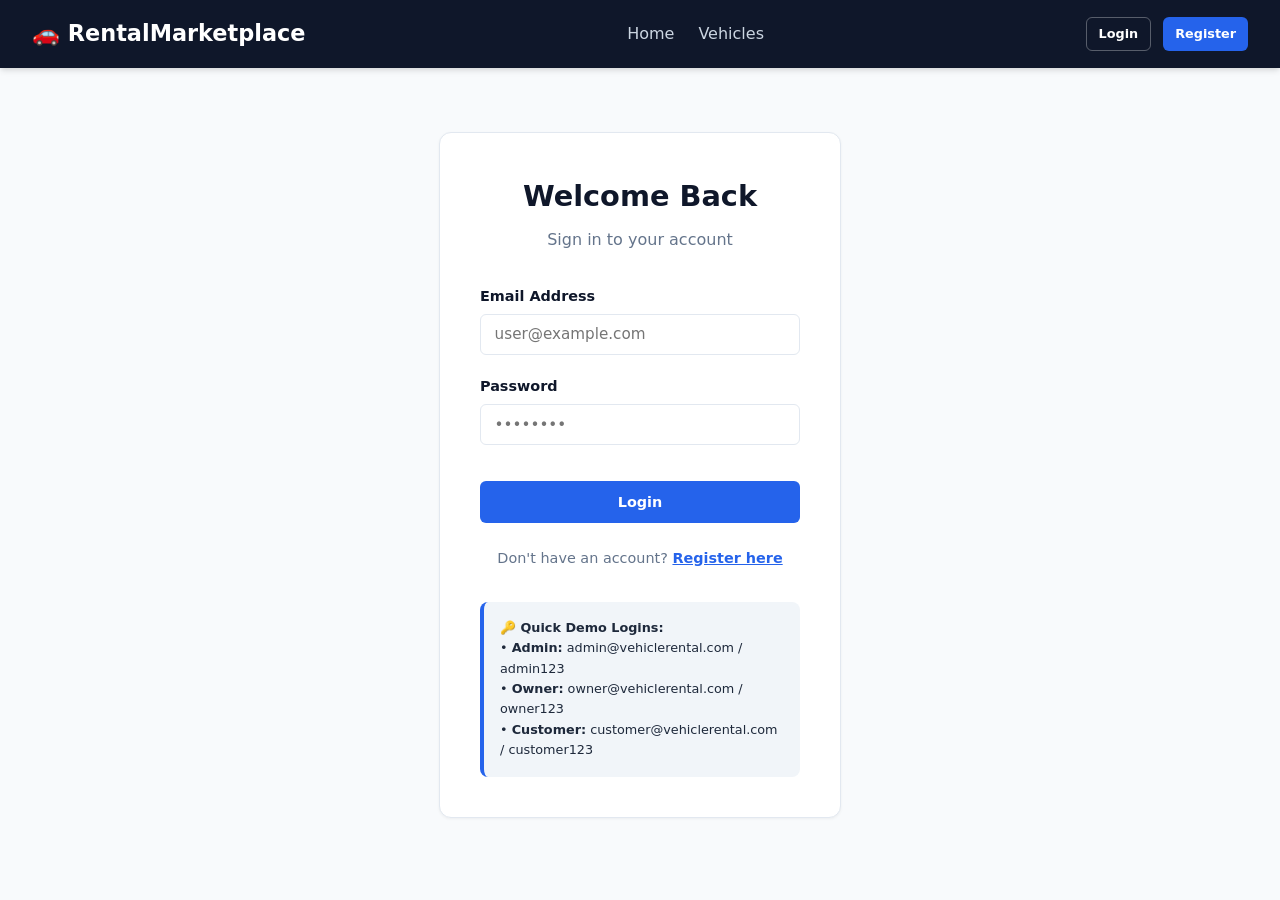
<file: target/classes/static/owner-bookings.html>
<!DOCTYPE html>
<html lang="en">
<head>
    <meta charset="UTF-8">
    <meta name="viewport" content="width=device-width, initial-scale=1.0">
    <title>Booking Requests & Handover - Owner Panel</title>
    <link rel="stylesheet" href="css/styles.css">
</head>
<body>
    <nav class="navbar" id="main-navbar"></nav>

    <div class="container">
        <h1 class="page-title">Booking Requests & Vehicle Handover</h1>
        <p class="page-subtitle">Approve requests, record pickup odometer readings, and log returns</p>

        <div class="table-container card">
            <table>
                <thead>
                    <tr>
                        <th>ID</th>
                        <th>Customer</th>
                        <th>Vehicle</th>
                        <th>Rental Period</th>
                        <th>Total Amount</th>
                        <th>Status</th>
                        <th>Actions / Inspection</th>
                    </tr>
                </thead>
                <tbody id="owner-bookings-tbody">
                    <tr><td colspan="7" style="text-align:center;">Loading booking requests...</td></tr>
                </tbody>
            </table>
        </div>
    </div>

    <!-- Pickup Handover Modal -->
    <div id="pickup-modal" class="modal">
        <div class="modal-content">
            <div class="modal-header">
                <h3>Record Pickup Handover</h3>
                <button onclick="closePickupModal()" class="close-btn">&times;</button>
            </div>
            <form id="pickup-form">
                <input type="hidden" id="pickup-booking-id">
                <div class="form-group">
                    <label>Pickup Odometer Reading (km)</label>
                    <input type="number" step="0.1" id="pickup-odometer" class="form-control" placeholder="e.g. 15420.5" required min="0">
                </div>
                <div class="form-group">
                    <label>Pickup Fuel Level</label>
                    <select id="pickup-fuel" class="form-control">
                        <option value="100% Full">100% Full Tank</option>
                        <option value="75% Three Quarters">75% (3/4 Tank)</option>
                        <option value="50% Half">50% (Half Tank)</option>
                        <option value="25% Quarter">25% (Reserve)</option>
                    </select>
                </div>
                <div class="form-group">
                    <label>Pickup Notes / Existing Scratches</label>
                    <textarea id="pickup-notes" class="form-control" rows="3" placeholder="Minor scratch on rear bumper..."></textarea>
                </div>
                <button type="submit" class="btn btn-primary" style="width:100%;">Mark Rented & Handover Vehicle</button>
            </form>
        </div>
    </div>

    <!-- Return Inspection Modal -->
    <div id="return-modal" class="modal">
        <div class="modal-content">
            <div class="modal-header">
                <h3>Record Vehicle Return Inspection</h3>
                <button onclick="closeReturnModal()" class="close-btn">&times;</button>
            </div>
            <form id="return-form">
                <input type="hidden" id="return-booking-id">
                <div class="form-group">
                    <label>Return Odometer Reading (km)</label>
                    <input type="number" step="0.1" id="return-odometer" class="form-control" placeholder="e.g. 15850.0" required min="0">
                </div>
                <div class="form-group">
                    <label>Return Fuel Level</label>
                    <select id="return-fuel" class="form-control">
                        <option value="100% Full">100% Full Tank</option>
                        <option value="75% Three Quarters">75% (3/4 Tank)</option>
                        <option value="50% Half">50% (Half Tank)</option>
                        <option value="25% Quarter">25% (Reserve)</option>
                    </select>
                </div>
                <div class="form-group">
                    <label>Return Notes</label>
                    <textarea id="return-notes" class="form-control" rows="2" placeholder="Vehicle returned clean..."></textarea>
                </div>
                <div class="form-group">
                    <label>New Damage Notes (If any)</label>
                    <textarea id="damage-notes" class="form-control" rows="2" placeholder="No new damages detected..."></textarea>
                </div>
                <button type="submit" class="btn btn-primary" style="width:100%;">Complete Booking & Free Vehicle</button>
            </form>
        </div>
    </div>

    <script src="js/api.js"></script>
    <script src="js/auth.js"></script>
    <script src="js/navbar.js"></script>
    <script>
        document.addEventListener('DOMContentLoaded', () => {
            if (Auth.requireRole('ROLE_OWNER')) {
                loadOwnerBookings();
            }
        });

        async function loadOwnerBookings() {
            const tbody = document.getElementById('owner-bookings-tbody');
            try {
                const res = await API.get('/owner/bookings');
                if (res && res.data && res.data.length > 0) {
                    tbody.innerHTML = res.data.map(b => renderOwnerBookingRow(b)).join('');
                } else {
                    tbody.innerHTML = '<tr><td colspan="7" style="text-align:center; color:var(--text-muted);">No booking requests found.</td></tr>';
                }
            } catch (err) {}
        }

        function renderOwnerBookingRow(b) {
            const c = b.customer || {};
            const v = b.vehicle || {};
            const insp = b.inspection;

            let actionsHtml = '';
            if (b.status === 'PENDING') {
                actionsHtml = `
                    <button onclick="acceptBooking(${b.id})" class="btn btn-sm btn-success">Accept</button>
                    <button onclick="rejectBooking(${b.id})" class="btn btn-sm btn-danger">Reject</button>
                `;
            } else if (b.status === 'CONFIRMED') {
                actionsHtml = `<button onclick="openPickupModal(${b.id})" class="btn btn-sm btn-primary">🚗 Handover (Pickup)</button>`;
            } else if (b.status === 'ACTIVE') {
                actionsHtml = `<button onclick="openReturnModal(${b.id})" class="btn btn-sm btn-success">🏁 Record Return</button>`;
            } else if (b.status === 'COMPLETED' && insp) {
                actionsHtml = `<span style="font-size:0.8rem; color:var(--text-muted);">Odometer: ${insp.pickupOdometer || ''} → ${insp.returnOdometer || ''} km</span>`;
            } else {
                actionsHtml = `<span style="font-size:0.85rem; color:var(--text-muted);">-</span>`;
            }

            return `
                <tr>
                    <td><strong>#${b.id}</strong></td>
                    <td>
                        <strong>${c.name || 'Customer'}</strong><br>
                        <span style="font-size:0.8rem; color:var(--text-muted);">📞 ${c.phone || 'N/A'}</span>
                    </td>
                    <td>${v.brand || ''} ${v.model || ''} (${v.vehicleNumber || ''})</td>
                    <td>${b.pickupDate} to ${b.returnDate} (${b.totalDays} Days)</td>
                    <td><strong>₹${b.totalAmount}</strong></td>
                    <td><span class="status-badge bg-${b.status.toLowerCase()}">${b.status}</span></td>
                    <td>${actionsHtml}</td>
                </tr>
            `;
        }

        async function acceptBooking(id) {
            try {
                const res = await API.put(`/owner/bookings/${id}/accept`);
                if (res && res.success) {
                    showToast('Booking accepted!', 'success');
                    loadOwnerBookings();
                }
            } catch (err) {}
        }

        async function rejectBooking(id) {
            if (!confirm('Reject this booking request?')) return;
            try {
                const res = await API.put(`/owner/bookings/${id}/reject`);
                if (res && res.success) {
                    showToast('Booking rejected', 'info');
                    loadOwnerBookings();
                }
            } catch (err) {}
        }

        function openPickupModal(id) {
            document.getElementById('pickup-booking-id').value = id;
            document.getElementById('pickup-modal').classList.add('active');
        }
        function closePickupModal() { document.getElementById('pickup-modal').classList.remove('active'); }

        function openReturnModal(id) {
            document.getElementById('return-booking-id').value = id;
            document.getElementById('return-modal').classList.add('active');
        }
        function closeReturnModal() { document.getElementById('return-modal').classList.remove('active'); }

        document.getElementById('pickup-form').addEventListener('submit', async (e) => {
            e.preventDefault();
            const id = document.getElementById('pickup-booking-id').value;
            const pickupOdometer = parseFloat(document.getElementById('pickup-odometer').value);
            const pickupFuelLevel = document.getElementById('pickup-fuel').value;
            const pickupNotes = document.getElementById('pickup-notes').value.trim();

            try {
                const res = await API.post(`/owner/bookings/${id}/pickup`, { pickupOdometer, pickupFuelLevel, pickupNotes });
                if (res && res.success) {
                    showToast('Vehicle pickup logged. Booking is now ACTIVE.', 'success');
                    closePickupModal();
                    loadOwnerBookings();
                }
            } catch (err) {}
        });

        document.getElementById('return-form').addEventListener('submit', async (e) => {
            e.preventDefault();
            const id = document.getElementById('return-booking-id').value;
            const returnOdometer = parseFloat(document.getElementById('return-odometer').value);
            const returnFuelLevel = document.getElementById('return-fuel').value;
            const returnNotes = document.getElementById('return-notes').value.trim();
            const damageNotes = document.getElementById('damage-notes').value.trim();

            try {
                const res = await API.post(`/owner/bookings/${id}/return`, { returnOdometer, returnFuelLevel, returnNotes, damageNotes });
                if (res && res.success) {
                    showToast('Vehicle return completed! Booking is now COMPLETED.', 'success');
                    closeReturnModal();
                    loadOwnerBookings();
                }
            } catch (err) {}
        });
    </script>
</body>
</html>
</file>
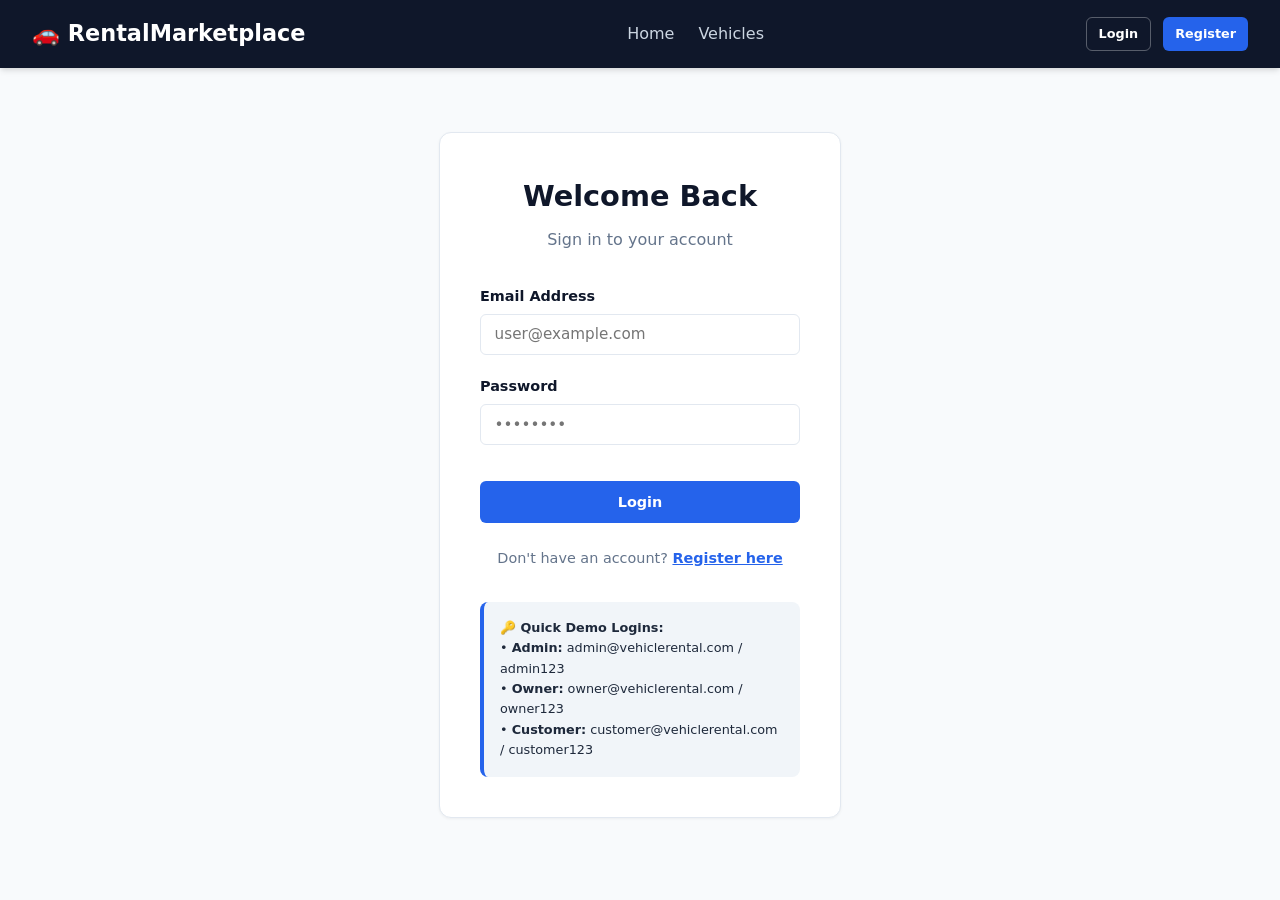
<file: target/classes/static/owner-dashboard.html>
<!DOCTYPE html>
<html lang="en">
<head>
    <meta charset="UTF-8">
    <meta name="viewport" content="width=device-width, initial-scale=1.0">
    <title>Owner Dashboard - Vehicle Rental Marketplace</title>
    <link rel="stylesheet" href="css/styles.css">
</head>
<body>
    <nav class="navbar" id="main-navbar"></nav>

    <div class="container">
        <div style="display:flex; justify-between; align-items:center; margin-bottom: 1.5rem;">
            <div>
                <h1 class="page-title">Owner Dashboard</h1>
                <p class="page-subtitle">Track your vehicle listings, booking requests, active rentals, and earnings</p>
            </div>
            <a href="owner-vehicles.html" class="btn btn-primary">➕ Add New Vehicle</a>
        </div>

        <div class="stats-grid">
            <div class="stat-card">
                <div id="stat-vehicles" class="num">0</div>
                <div class="label">Total Listed Vehicles</div>
            </div>
            <div class="stat-card" style="border-left-color: #f59e0b;">
                <div id="stat-pending-requests" class="num">0</div>
                <div class="label">Pending Booking Requests</div>
            </div>
            <div class="stat-card" style="border-left-color: #3b82f6;">
                <div id="stat-active-rentals" class="num">0</div>
                <div class="label">Active On-Road Rentals</div>
            </div>
        </div>

        <!-- Quick Links Grid -->
        <div class="grid-2" style="margin-bottom: 2rem;">
            <div class="card">
                <h3>🚗 Vehicle Listings</h3>
                <p style="color:var(--text-muted); margin-bottom:1rem; font-size:0.9rem;">View approval status, edit details, or resubmit rejected listings.</p>
                <a href="owner-vehicles.html" class="btn btn-outline">Manage My Vehicles &rarr;</a>
            </div>
            <div class="card">
                <h3>📋 Booking Requests & Handover</h3>
                <p style="color:var(--text-muted); margin-bottom:1rem; font-size:0.9rem;">Accept/reject requests, record pickup odometer, and finalize returns.</p>
                <a href="owner-bookings.html" class="btn btn-outline">Manage Bookings & Handover &rarr;</a>
            </div>
        </div>

        <!-- Recent Booking Requests Table -->
        <div class="card">
            <h3 style="margin-bottom: 1rem; color: var(--secondary-color);">Recent Booking Requests</h3>
            <div class="table-container">
                <table>
                    <thead>
                        <tr>
                            <th>ID</th>
                            <th>Customer</th>
                            <th>Vehicle</th>
                            <th>Dates</th>
                            <th>Total Amount</th>
                            <th>Status</th>
                            <th>Actions</th>
                        </tr>
                    </thead>
                    <tbody id="owner-requests-tbody">
                        <tr><td colspan="7" style="text-align:center;">Loading requests...</td></tr>
                    </tbody>
                </table>
            </div>
        </div>
    </div>

    <script src="js/api.js"></script>
    <script src="js/auth.js"></script>
    <script src="js/navbar.js"></script>
    <script>
        document.addEventListener('DOMContentLoaded', () => {
            if (Auth.requireRole('ROLE_OWNER')) {
                loadOwnerDashboard();
            }
        });

        async function loadOwnerDashboard() {
            try {
                const [vehRes, bookRes] = await Promise.all([
                    API.get('/owner/vehicles'),
                    API.get('/owner/bookings')
                ]);

                if (vehRes && vehRes.data) {
                    document.getElementById('stat-vehicles').innerText = vehRes.data.length;
                }

                if (bookRes && bookRes.data) {
                    const bookings = bookRes.data;
                    const pending = bookings.filter(b => b.status === 'PENDING').length;
                    const active = bookings.filter(b => b.status === 'ACTIVE').length;

                    document.getElementById('stat-pending-requests').innerText = pending;
                    document.getElementById('stat-active-rentals').innerText = active;

                    const tbody = document.getElementById('owner-requests-tbody');
                    if (bookings.length === 0) {
                        tbody.innerHTML = '<tr><td colspan="7" style="text-align:center; color:var(--text-muted);">No booking requests received yet.</td></tr>';
                        return;
                    }

                    tbody.innerHTML = bookings.slice(0, 5).map(b => `
                        <tr>
                            <td><strong>#${b.id}</strong></td>
                            <td>${b.customer ? b.customer.name : 'N/A'} (${b.customer ? b.customer.phone : ''})</td>
                            <td>${b.vehicle ? `${b.vehicle.brand} ${b.vehicle.model}` : 'N/A'}</td>
                            <td>${b.pickupDate} to ${b.returnDate}</td>
                            <td><strong>₹${b.totalAmount}</strong></td>
                            <td><span class="status-badge bg-${b.status.toLowerCase()}">${b.status}</span></td>
                            <td>
                                <a href="owner-bookings.html" class="btn btn-sm btn-outline">Manage</a>
                            </td>
                        </tr>
                    `).join('');
                }
            } catch (err) {
                console.error(err);
            }
        }
    </script>
</body>
</html>
</file>
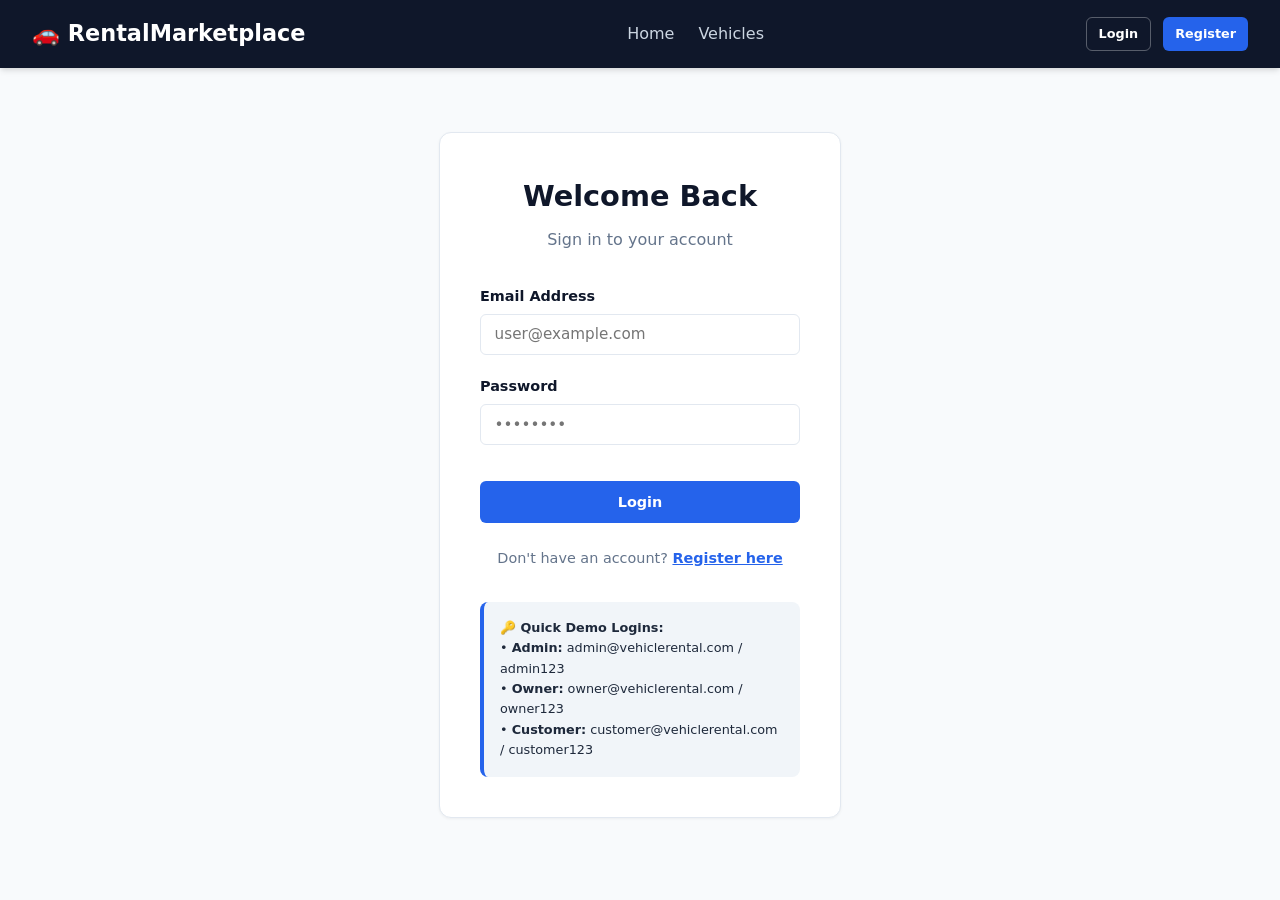
<file: target/classes/static/owner-vehicles.html>
<!DOCTYPE html>
<html lang="en">
<head>
    <meta charset="UTF-8">
    <meta name="viewport" content="width=device-width, initial-scale=1.0">
    <title>My Vehicles - Owner Panel</title>
    <link rel="stylesheet" href="css/styles.css">
</head>
<body>
    <nav class="navbar" id="main-navbar"></nav>

    <div class="container">
        <div style="display:flex; justify-between; align-items:center; margin-bottom: 1.5rem;">
            <div>
                <h1 class="page-title">My Vehicle Listings</h1>
                <p class="page-subtitle">Manage listings, view Admin approval status, and update rental availability</p>
            </div>
            <button onclick="openAddModal()" class="btn btn-primary">➕ List New Vehicle</button>
        </div>

        <div id="owner-vehicles-grid" class="grid-3">
            <div style="grid-column: 1/-1; text-align: center; padding: 3rem;">Loading your vehicles...</div>
        </div>
    </div>

    <!-- Add Vehicle Modal -->
    <div id="add-modal" class="modal">
        <div class="modal-content" style="max-width: 700px;">
            <div class="modal-header">
                <h3>List Vehicle for Rental Approval</h3>
                <button onclick="closeAddModal()" class="close-btn">&times;</button>
            </div>
            <form id="vehicle-form">
                <div class="grid-2" style="margin-bottom:0;">
                    <div class="form-group">
                        <label>Category</label>
                        <select id="v-category" class="form-control" required></select>
                    </div>
                    <div class="form-group">
                        <label>Location City Hub</label>
                        <select id="v-location" class="form-control" required></select>
                    </div>
                </div>

                <div class="grid-2" style="margin-bottom:0;">
                    <div class="form-group">
                        <label>Brand</label>
                        <input type="text" id="v-brand" class="form-control" placeholder="e.g. Hyundai" required>
                    </div>
                    <div class="form-group">
                        <label>Model</label>
                        <input type="text" id="v-model" class="form-control" placeholder="e.g. i20 Asta" required>
                    </div>
                </div>

                <div class="grid-2" style="margin-bottom:0;">
                    <div class="form-group">
                        <label>Vehicle Number Plate</label>
                        <input type="text" id="v-number" class="form-control" placeholder="e.g. TS-09-AB-1234" required>
                    </div>
                    <div class="form-group">
                        <label>Price Per Day (₹)</label>
                        <input type="number" id="v-price" class="form-control" placeholder="e.g. 2500" required min="100">
                    </div>
                </div>

                <div class="grid-3" style="margin-bottom:0;">
                    <div class="form-group">
                        <label>Manufacturing Year</label>
                        <input type="number" id="v-year" class="form-control" placeholder="2022" value="2022">
                    </div>
                    <div class="form-group">
                        <label>Fuel Type</label>
                        <select id="v-fuel" class="form-control">
                            <option value="PETROL">Petrol</option>
                            <option value="DIESEL">Diesel</option>
                            <option value="ELECTRIC">Electric</option>
                            <option value="HYBRID">Hybrid</option>
                            <option value="CNG">CNG</option>
                        </select>
                    </div>
                    <div class="form-group">
                        <label>Transmission</label>
                        <select id="v-trans" class="form-control">
                            <option value="MANUAL">Manual</option>
                            <option value="AUTOMATIC">Automatic</option>
                        </select>
                    </div>
                </div>

                <div class="form-group">
                    <label>Image URL (Optional)</label>
                    <input type="url" id="v-image" class="form-control" placeholder="https://example.com/car.jpg">
                </div>

                <div class="form-group">
                    <label>Vehicle Description</label>
                    <textarea id="v-desc" class="form-control" rows="3" placeholder="Condition, features, mileage, rules..."></textarea>
                </div>

                <button type="submit" class="btn btn-primary" style="width: 100%; padding: 0.75rem;">Submit Vehicle for Approval</button>
            </form>
        </div>
    </div>

    <script src="js/api.js"></script>
    <script src="js/auth.js"></script>
    <script src="js/navbar.js"></script>
    <script>
        document.addEventListener('DOMContentLoaded', () => {
            if (Auth.requireRole('ROLE_OWNER')) {
                loadOwnerVehicles();
                loadModalSelects();
            }
        });

        async function loadModalSelects() {
            try {
                const [locRes, catRes] = await Promise.all([
                    API.get('/locations'),
                    API.get('/categories')
                ]);

                if (locRes && locRes.data) {
                    const locSelect = document.getElementById('v-location');
                    locRes.data.forEach(loc => {
                        locSelect.innerHTML += `<option value="${loc.id}">${loc.city} - ${loc.name}</option>`;
                    });
                }

                if (catRes && catRes.data) {
                    const catSelect = document.getElementById('v-category');
                    catRes.data.forEach(cat => {
                        catSelect.innerHTML += `<option value="${cat.id}">${cat.name}</option>`;
                    });
                }
            } catch (err) {}
        }

        async function loadOwnerVehicles() {
            const grid = document.getElementById('owner-vehicles-grid');
            try {
                const res = await API.get('/owner/vehicles');
                if (res && res.data && res.data.length > 0) {
                    grid.innerHTML = res.data.map(v => renderOwnerVehicleCard(v)).join('');
                } else {
                    grid.innerHTML = '<div style="grid-column: 1/-1; text-align: center; padding: 3rem; color: var(--text-muted);">You have not listed any vehicles yet. Click List New Vehicle above!</div>';
                }
            } catch (err) {}
        }

        function renderOwnerVehicleCard(v) {
            const defaultImg = 'https://images.unsplash.com/photo-1549399542-7e3f8b79c341?auto=format&fit=crop&w=600&q=80';
            const img = v.imageUrl || defaultImg;

            let rejectionBox = '';
            if (v.approvalStatus === 'REJECTED') {
                rejectionBox = `
                    <div style="background:#fee2e2; border-left:3px solid #ef4444; padding:0.5rem; font-size:0.8rem; color:#991b1b; margin-top:0.5rem;">
                        <strong>Rejection Reason:</strong> ${v.rejectionReason || 'Non-compliant documentation'}
                    </div>
                `;
            }

            return `
                <div class="vehicle-card">
                    <img src="${img}" alt="${v.brand} ${v.model}" class="vehicle-img" onerror="this.src='${defaultImg}'">
                    <div class="vehicle-body">
                        <div style="display:flex; justify-content:space-between; margin-bottom:0.4rem; gap:0.5rem; flex-wrap:wrap;">
                            <span class="status-badge bg-${v.approvalStatus.toLowerCase()}">Admin Approval: ${v.approvalStatus}</span>
                            <span class="status-badge bg-${v.availabilityStatus.toLowerCase()}">${v.availabilityStatus}</span>
                        </div>
                        <h3 class="vehicle-title">${v.brand} ${v.model}</h3>
                        <div class="vehicle-meta">
                            <span>No: ${v.vehicleNumber}</span>
                            <span>📍 ${v.location ? v.location.city : ''}</span>
                            <span>₹${v.pricePerDay}/day</span>
                        </div>
                        ${rejectionBox}
                    </div>
                </div>
            `;
        }

        function openAddModal() { document.getElementById('add-modal').classList.add('active'); }
        function closeAddModal() { document.getElementById('add-modal').classList.remove('active'); }

        document.getElementById('vehicle-form').addEventListener('submit', async (e) => {
            e.preventDefault();
            const categoryId = parseInt(document.getElementById('v-category').value);
            const locationId = parseInt(document.getElementById('v-location').value);
            const brand = document.getElementById('v-brand').value.trim();
            const model = document.getElementById('v-model').value.trim();
            const vehicleNumber = document.getElementById('v-number').value.trim();
            const pricePerDay = parseFloat(document.getElementById('v-price').value);
            const manufacturingYear = parseInt(document.getElementById('v-year').value);
            const fuelType = document.getElementById('v-fuel').value;
            const transmission = document.getElementById('v-trans').value;
            const imageUrl = document.getElementById('v-image').value.trim();
            const description = document.getElementById('v-desc').value.trim();

            try {
                const res = await API.post('/owner/vehicles', {
                    categoryId, locationId, brand, model, vehicleNumber, pricePerDay,
                    manufacturingYear, fuelType, transmission, imageUrl, description
                });

                if (res && res.success) {
                    showToast('Vehicle submitted for Admin approval!', 'success');
                    closeAddModal();
                    loadOwnerVehicles();
                }
            } catch (err) {}
        });
    </script>
</body>
</html>
</file>
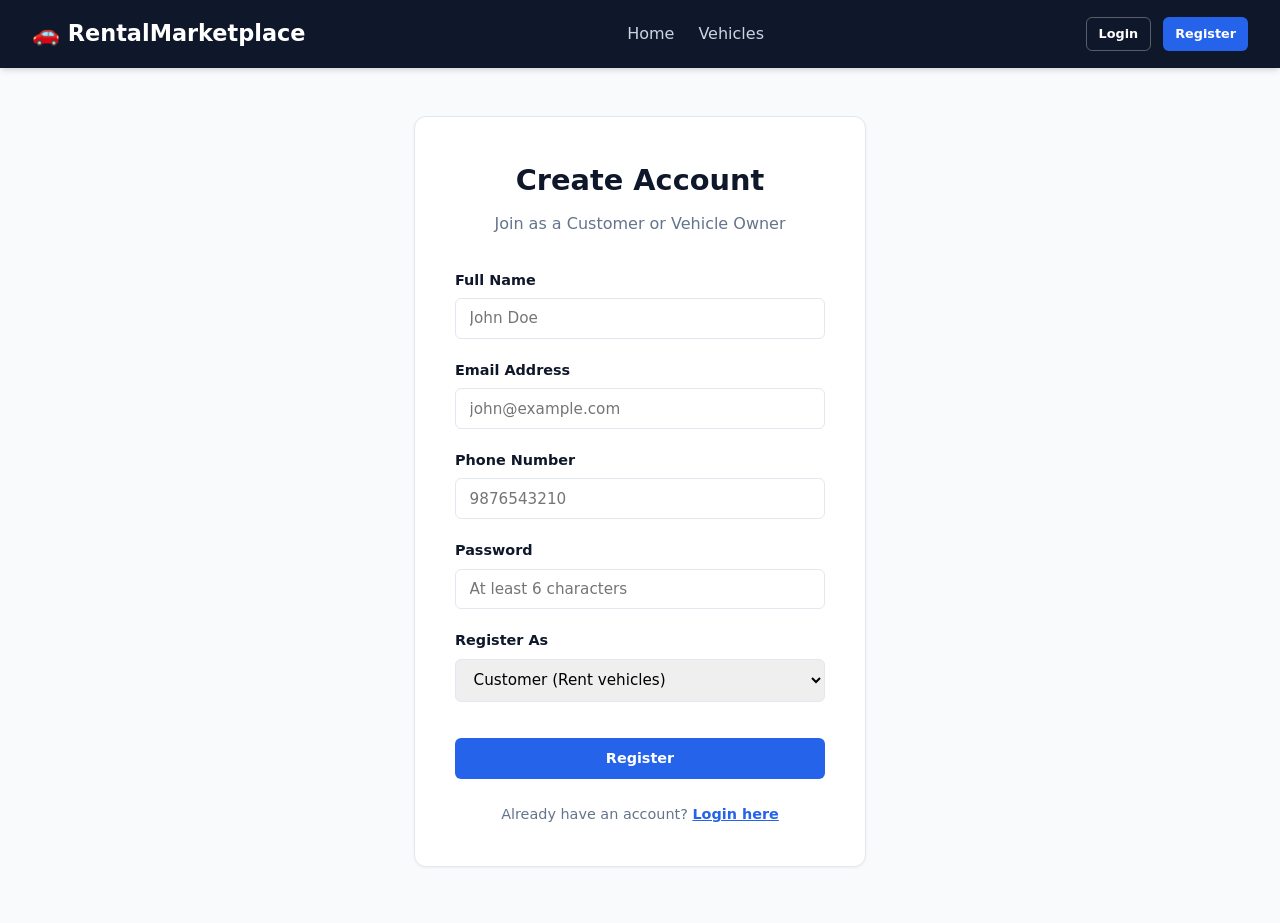
<file: target/classes/static/register.html>
<!DOCTYPE html>
<html lang="en">
<head>
    <meta charset="UTF-8">
    <meta name="viewport" content="width=device-width, initial-scale=1.0">
    <title>Register - Vehicle Rental Marketplace</title>
    <link rel="stylesheet" href="css/styles.css">
</head>
<body>
    <nav class="navbar" id="main-navbar"></nav>

    <div class="container" style="max-width: 500px; margin-top: 3rem;">
        <div class="card" style="padding: 2.5rem;">
            <h2 class="page-title" style="text-align: center; margin-bottom: 0.5rem;">Create Account</h2>
            <p class="page-subtitle" style="text-align: center; margin-bottom: 2rem;">Join as a Customer or Vehicle Owner</p>

            <form id="register-form">
                <div class="form-group">
                    <label for="name">Full Name</label>
                    <input type="text" id="name" class="form-control" placeholder="John Doe" required>
                </div>
                <div class="form-group">
                    <label for="email">Email Address</label>
                    <input type="email" id="email" class="form-control" placeholder="john@example.com" required>
                </div>
                <div class="form-group">
                    <label for="phone">Phone Number</label>
                    <input type="tel" id="phone" class="form-control" placeholder="9876543210" required>
                </div>
                <div class="form-group">
                    <label for="password">Password</label>
                    <input type="password" id="password" class="form-control" placeholder="At least 6 characters" required minlength="6">
                </div>
                <div class="form-group">
                    <label for="role">Register As</label>
                    <select id="role" class="form-control" required>
                        <option value="ROLE_CUSTOMER">Customer (Rent vehicles)</option>
                        <option value="ROLE_OWNER">Vehicle Owner (List my cars/bikes)</option>
                    </select>
                </div>

                <div id="owner-notice" style="display: none; margin-bottom: 1rem; padding: 0.75rem; background: #fffbeb; border-left: 4px solid #f59e0b; font-size: 0.85rem; color: #92400e;">
                    ℹ️ <strong>Note for Owners:</strong> Owner accounts require verification & approval from Admin before you can log in and list vehicles.
                </div>

                <button type="submit" class="btn btn-primary" style="width: 100%; margin-top: 1rem; padding: 0.8rem;">Register</button>
            </form>

            <div style="text-align: center; margin-top: 1.5rem; font-size: 0.9rem; color: var(--text-muted);">
                Already have an account? <a href="login.html" style="color: var(--primary-color); font-weight: 600;">Login here</a>
            </div>
        </div>
    </div>

    <script src="js/api.js"></script>
    <script src="js/auth.js"></script>
    <script src="js/navbar.js"></script>
    <script>
        document.getElementById('role').addEventListener('change', (e) => {
            const notice = document.getElementById('owner-notice');
            notice.style.display = (e.target.value === 'ROLE_OWNER') ? 'block' : 'none';
        });

        document.getElementById('register-form').addEventListener('submit', async (e) => {
            e.preventDefault();
            const name = document.getElementById('name').value.trim();
            const email = document.getElementById('email').value.trim();
            const phone = document.getElementById('phone').value.trim();
            const password = document.getElementById('password').value.trim();
            const role = document.getElementById('role').value;

            try {
                const res = await API.post('/auth/register', { name, email, phone, password, role });
                if (res && res.success) {
                    showToast(res.message, 'success');
                    setTimeout(() => window.location.href = 'login.html', 2000);
                }
            } catch (err) {
                // Error shown in toast
            }
        });
    </script>
</body>
</html>
</file>
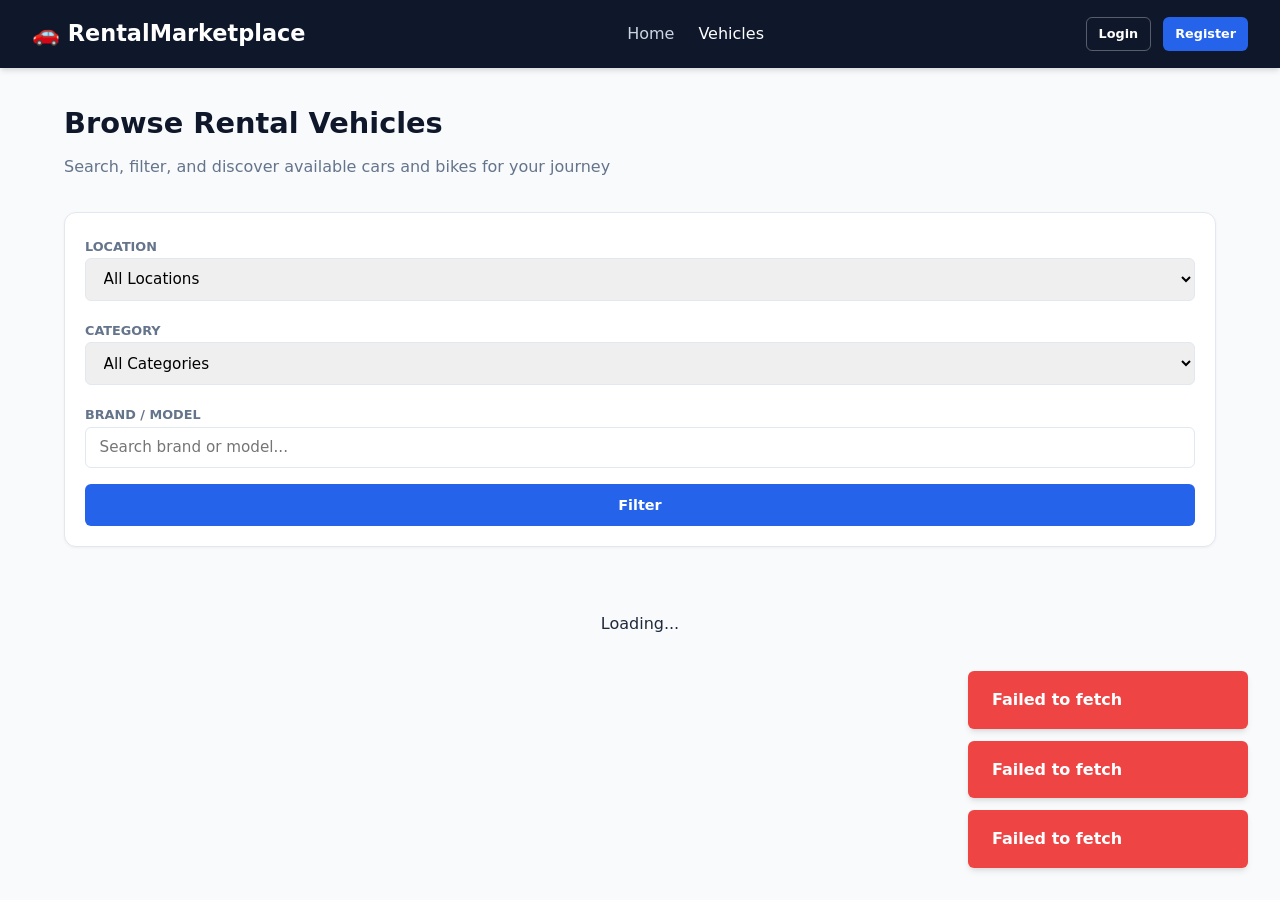
<file: target/classes/static/vehicle-details.html>
<!DOCTYPE html>
<html lang="en">
<head>
    <meta charset="UTF-8">
    <meta name="viewport" content="width=device-width, initial-scale=1.0">
    <title>Vehicle Details - Vehicle Rental Marketplace</title>
    <link rel="stylesheet" href="css/styles.css">
</head>
<body>
    <nav class="navbar" id="main-navbar"></nav>

    <div class="container">
        <div id="details-container">
            <div style="text-align: center; padding: 4rem;">Loading vehicle details...</div>
        </div>
    </div>

    <script src="js/api.js"></script>
    <script src="js/auth.js"></script>
    <script src="js/navbar.js"></script>
    <script>
        const urlParams = new URLSearchParams(window.location.search);
        const vehicleId = urlParams.get('id');

        document.addEventListener('DOMContentLoaded', () => {
            if (vehicleId) {
                loadVehicleDetails();
            } else {
                window.location.href = 'vehicles.html';
            }
        });

        async function loadVehicleDetails() {
            try {
                const [vehRes, revRes] = await Promise.all([
                    API.get(`/vehicles/${vehicleId}`),
                    API.get(`/vehicles/${vehicleId}/reviews`)
                ]);

                if (!vehRes || !vehRes.data) {
                    document.getElementById('details-container').innerHTML = '<h2>Vehicle not found.</h2>';
                    return;
                }

                const v = vehRes.data;
                const reviews = revRes ? revRes.data : [];
                const defaultImg = 'https://images.unsplash.com/photo-1549399542-7e3f8b79c341?auto=format&fit=crop&w=800&q=80';
                const img = v.imageUrl || defaultImg;

                const ratingHtml = v.averageRating ? `★ ${v.averageRating}/5 (${reviews.length} reviews)` : 'No reviews yet';

                document.getElementById('details-container').innerHTML = `
                    <div style="display: grid; grid-template-columns: 2fr 1fr; gap: 2rem; margin-top: 1rem;">
                        <!-- Left Column: Specs & Images -->
                        <div>
                            <img src="${img}" style="width: 100%; height: 380px; object-fit: cover; border-radius: 16px; margin-bottom: 1.5rem;" onerror="this.src='${defaultImg}'">
                            
                            <div class="card">
                                <div style="display:flex; justify-content:space-between; align-items:center; margin-bottom: 0.5rem;">
                                    <h1 class="page-title" style="margin:0;">${v.brand} ${v.model}</h1>
                                    <span class="status-badge bg-approved">${v.category ? v.category.name : ''}</span>
                                </div>
                                <p style="color:#f59e0b; font-weight:700; margin-bottom: 1.5rem;">${ratingHtml}</p>

                                <h3>Vehicle Specifications</h3>
                                <div style="display: grid; grid-template-columns: repeat(2, 1fr); gap: 1rem; margin: 1rem 0; font-size: 0.95rem;">
                                    <div><strong>Registration No:</strong> ${v.vehicleNumber}</div>
                                    <div><strong>Manufacturing Year:</strong> ${v.manufacturingYear || 'N/A'}</div>
                                    <div><strong>Fuel Type:</strong> ${v.fuelType || 'Petrol'}</div>
                                    <div><strong>Transmission:</strong> ${v.transmission || 'Manual'}</div>
                                    <div><strong>Seating Capacity:</strong> ${v.seatingCapacity || 5} Persons</div>
                                    <div><strong>Location Hub:</strong> ${v.location ? `${v.location.city} (${v.location.name})` : 'N/A'}</div>
                                </div>

                                <h3 style="margin-top: 1.5rem;">Description</h3>
                                <p style="color: var(--text-muted); margin-top: 0.5rem;">${v.description || 'No detailed description provided by owner.'}</p>
                            </div>

                            <!-- Customer Reviews Card -->
                            <div class="card">
                                <h3>Customer Reviews (${reviews.length})</h3>
                                <div style="margin-top: 1rem;">
                                    ${reviews.length === 0 ? '<p style="color:var(--text-muted);">No reviews posted yet.</p>' : 
                                        reviews.map(r => `
                                            <div style="padding: 1rem 0; border-bottom: 1px solid var(--border-color);">
                                                <div style="display:flex; justify-content:space-between;">
                                                    <strong>${r.customerName || 'Verified Renter'}</strong>
                                                    <span style="color:#f59e0b; font-weight:700;">★ ${r.rating}/5</span>
                                                </div>
                                                <p style="color:var(--text-muted); margin-top:0.4rem; font-size:0.9rem;">"${r.comment}"</p>
                                                <span style="font-size:0.75rem; color:#94a3b8;">${new Date(r.createdAt).toLocaleDateString()}</span>
                                            </div>
                                        `).join('')
                                    }
                                </div>
                            </div>
                        </div>

                        <!-- Right Column: Booking Widget -->
                        <div>
                            <div class="card" style="position: sticky; top: 90px; border-top: 4px solid var(--primary-color);">
                                <h2 style="font-size: 1.8rem; font-weight: 800; color: var(--primary-color); margin-bottom: 0.5rem;">
                                    ₹${v.pricePerDay} <span style="font-size: 0.9rem; font-weight: normal; color: var(--text-muted);">/ day</span>
                                </h2>
                                <p style="font-size: 0.85rem; color: var(--text-muted); margin-bottom: 1.5rem;">No online payment required. Pay at handover.</p>

                                <a href="booking.html?vehicleId=${v.id}" class="btn btn-primary" style="width: 100%; text-align: center; padding: 0.8rem; font-size: 1rem;">
                                    Book This Vehicle
                                </a>

                                <div style="margin-top: 1.5rem; padding-top: 1rem; border-top: 1px solid var(--border-color); font-size: 0.85rem; color: var(--text-muted);">
                                    <strong>👤 Listed by Verified Owner:</strong><br>
                                    ${v.owner ? v.owner.name : 'Verified Partner'}
                                </div>
                            </div>
                        </div>
                    </div>
                `;
            } catch (err) {
                console.error(err);
            }
        }
    </script>
</body>
</html>
</file>
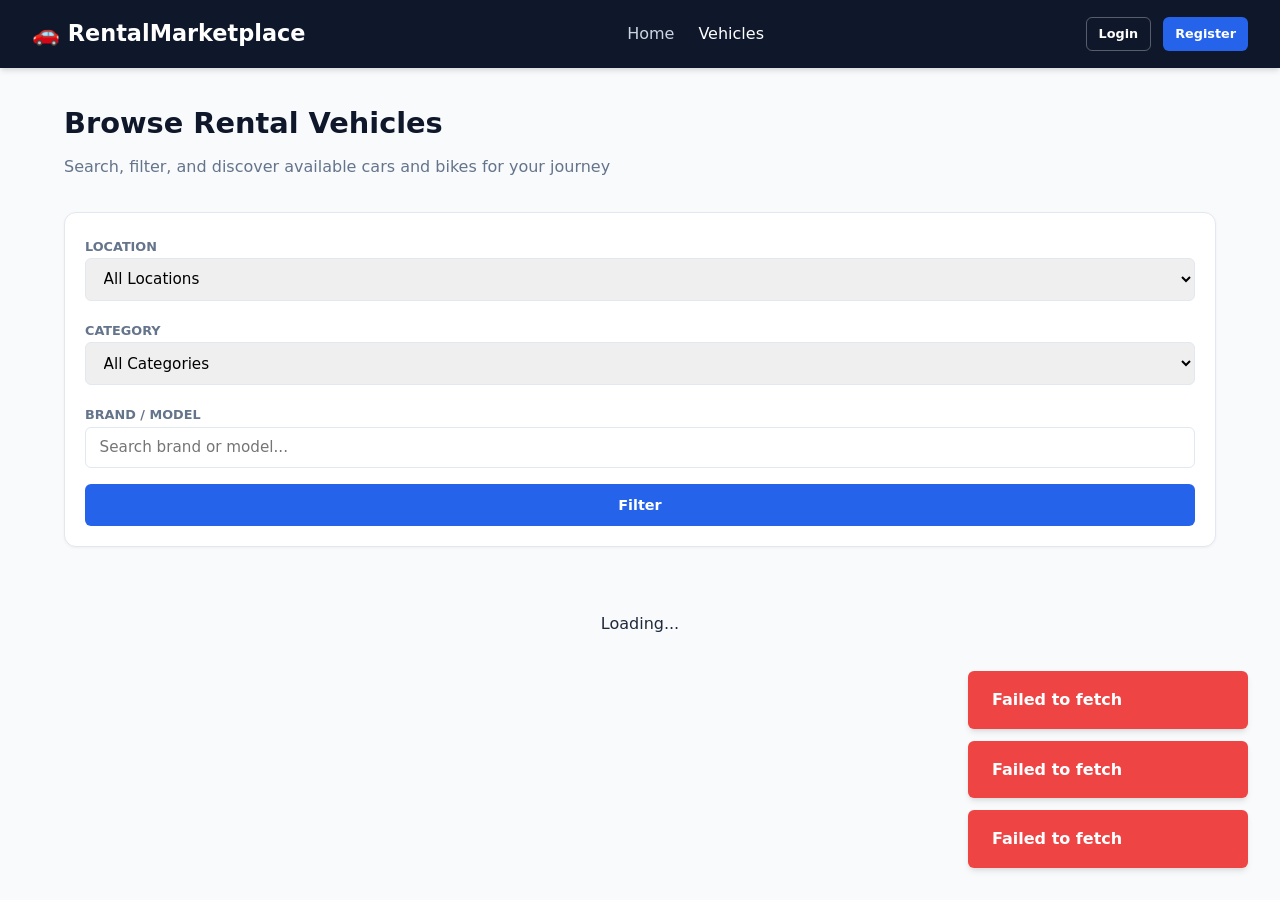
<file: target/classes/static/vehicles.html>
<!DOCTYPE html>
<html lang="en">
<head>
    <meta charset="UTF-8">
    <meta name="viewport" content="width=device-width, initial-scale=1.0">
    <title>Browse Vehicles - Vehicle Rental Marketplace</title>
    <link rel="stylesheet" href="css/styles.css">
</head>
<body>
    <nav class="navbar" id="main-navbar"></nav>

    <div class="container">
        <h1 class="page-title">Browse Rental Vehicles</h1>
        <p class="page-subtitle">Search, filter, and discover available cars and bikes for your journey</p>

        <!-- Search and Filter Bar -->
        <div class="card" style="margin-bottom: 2rem; padding: 1.25rem;">
            <div style="display: grid; grid-template-columns: repeat(auto-fit, minmax(180px, 1fr)) auto; gap: 1rem;">
                <div>
                    <label style="font-size:0.8rem; font-weight:700; color:var(--text-muted);">LOCATION</label>
                    <select id="filter-location" class="form-control">
                        <option value="">All Locations</option>
                    </select>
                </div>
                <div>
                    <label style="font-size:0.8rem; font-weight:700; color:var(--text-muted);">CATEGORY</label>
                    <select id="filter-category" class="form-control">
                        <option value="">All Categories</option>
                    </select>
                </div>
                <div>
                    <label style="font-size:0.8rem; font-weight:700; color:var(--text-muted);">BRAND / MODEL</label>
                    <input type="text" id="filter-search" class="form-control" placeholder="Search brand or model...">
                </div>
                <div style="display:flex; align-items:flex-end;">
                    <button onclick="applyFilters()" class="btn btn-primary" style="height:42px; width:100%;">Filter</button>
                </div>
            </div>
        </div>

        <div id="vehicle-grid" class="grid-3">
            <div style="grid-column: 1/-1; text-align: center; padding: 3rem;">Loading vehicles...</div>
        </div>
    </div>

    <script src="js/api.js"></script>
    <script src="js/auth.js"></script>
    <script src="js/navbar.js"></script>
    <script>
        document.addEventListener('DOMContentLoaded', () => {
            loadFilters();
            loadVehicles();
        });

        async function loadFilters() {
            try {
                const [locRes, catRes] = await Promise.all([
                    API.get('/locations'),
                    API.get('/categories')
                ]);

                if (locRes && locRes.data) {
                    const locSelect = document.getElementById('filter-location');
                    locRes.data.forEach(loc => {
                        locSelect.innerHTML += `<option value="${loc.id}">${loc.city} (${loc.name})</option>`;
                    });
                }

                if (catRes && catRes.data) {
                    const catSelect = document.getElementById('filter-category');
                    catRes.data.forEach(cat => {
                        catSelect.innerHTML += `<option value="${cat.id}">${cat.name}</option>`;
                    });
                }
            } catch (err) {}
        }

        async function loadVehicles() {
            const loc = document.getElementById('filter-location').value;
            const cat = document.getElementById('filter-category').value;
            const search = document.getElementById('filter-search').value.trim();

            const grid = document.getElementById('vehicle-grid');
            grid.innerHTML = '<div style="grid-column: 1/-1; text-align: center; padding: 2rem;">Loading...</div>';

            let endpoint = '/vehicles?';
            if (loc) endpoint += `locationId=${loc}&`;
            if (cat) endpoint += `categoryId=${cat}&`;
            if (search) endpoint += `search=${encodeURIComponent(search)}&`;

            try {
                const res = await API.get(endpoint);
                if (res && res.data && res.data.length > 0) {
                    grid.innerHTML = res.data.map(v => renderVehicleCard(v)).join('');
                } else {
                    grid.innerHTML = '<div style="grid-column: 1/-1; text-align: center; padding: 3rem; color: var(--text-muted);">No vehicles found matching your criteria.</div>';
                }
            } catch (err) {}
        }

        function renderVehicleCard(v) {
            const ratingText = v.averageRating ? `★ ${v.averageRating}/5` : 'New Listing';
            const defaultImg = 'https://images.unsplash.com/photo-1549399542-7e3f8b79c341?auto=format&fit=crop&w=600&q=80';
            const img = v.imageUrl || defaultImg;

            return `
                <div class="vehicle-card">
                    <img src="${img}" alt="${v.brand} ${v.model}" class="vehicle-img" onerror="this.src='${defaultImg}'">
                    <div class="vehicle-body">
                        <div style="display:flex; justify-content:space-between; margin-bottom:0.25rem;">
                            <span class="status-badge bg-approved">${v.category ? v.category.name : ''}</span>
                            <span style="font-size:0.85rem; font-weight:700; color:#f59e0b;">${ratingText}</span>
                        </div>
                        <h3 class="vehicle-title">${v.brand} ${v.model}</h3>
                        <div class="vehicle-meta">
                            <span>📍 ${v.location ? v.location.city : ''}</span>
                            <span>⛽ ${v.fuelType || 'Petrol'}</span>
                            <span>⚙️ ${v.transmission || 'Manual'}</span>
                        </div>
                        <div style="display:flex; justify-content:space-between; align-items:flex-end; margin-top:auto;">
                            <div class="vehicle-price">₹${v.pricePerDay} <span style="font-size:0.8rem; font-weight:normal; color:var(--text-muted);">/ day</span></div>
                            <a href="vehicle-details.html?id=${v.id}" class="btn btn-sm btn-primary">Details & Book</a>
                        </div>
                    </div>
                </div>
            `;
        }

        function applyFilters() { loadVehicles(); }
    </script>
</body>
</html>
</file>
<file: target/classes/static/css/styles.css>
/* Vehicle Rental Marketplace Global Stylesheet */

:root {
    --primary-color: #2563eb;
    --primary-hover: #1d4ed8;
    --secondary-color: #0f172a;
    --accent-color: #3b82f6;
    --background: #f8fafc;
    --card-bg: #ffffff;
    --text-main: #1e293b;
    --text-muted: #64748b;
    --border-color: #e2e8f0;
    --success-color: #10b981;
    --warning-color: #f59e0b;
    --danger-color: #ef4444;
    --radius-sm: 6px;
    --radius-md: 12px;
    --radius-lg: 16px;
    --shadow-sm: 0 1px 3px rgba(0,0,0,0.05);
    --shadow-md: 0 4px 6px -1px rgba(0,0,0,0.1), 0 2px 4px -1px rgba(0,0,0,0.06);
    --shadow-lg: 0 10px 15px -3px rgba(0,0,0,0.1), 0 4px 6px -2px rgba(0,0,0,0.05);
}

* {
    margin: 0;
    padding: 0;
    box-sizing: border-box;
    font-family: 'Segoe UI', system-ui, -apple-system, sans-serif;
}

body {
    background-color: var(--background);
    color: var(--text-main);
    line-height: 1.6;
    min-height: 100vh;
    display: flex;
    flex-direction: column;
}

/* Navbar */
.navbar {
    background: var(--secondary-color);
    color: white;
    padding: 1rem 2rem;
    display: flex;
    justify-content: space-between;
    align-items: center;
    position: sticky;
    top: 0;
    z-index: 1000;
    box-shadow: var(--shadow-md);
}

.navbar .brand {
    font-size: 1.4rem;
    font-weight: 700;
    color: white;
    text-decoration: none;
    display: flex;
    align-items: center;
    gap: 0.5rem;
}

.navbar-nav {
    display: flex;
    align-items: center;
    gap: 1.5rem;
    list-style: none;
}

.navbar-nav a {
    color: #cbd5e1;
    text-decoration: none;
    font-weight: 500;
    transition: color 0.2s ease;
}

.navbar-nav a:hover, .navbar-nav a.active {
    color: white;
}

.nav-user {
    display: flex;
    align-items: center;
    gap: 1rem;
}

.badge-role {
    background: rgba(255,255,255,0.15);
    padding: 0.25rem 0.6rem;
    border-radius: 20px;
    font-size: 0.75rem;
    font-weight: 600;
    text-transform: uppercase;
    letter-spacing: 0.5px;
}

/* Container */
.container {
    max-width: 1200px;
    margin: 2rem auto;
    padding: 0 1.5rem;
    width: 100%;
    flex: 1;
}

/* Page Headers & Cards */
.page-title {
    font-size: 1.8rem;
    font-weight: 700;
    color: var(--secondary-color);
    margin-bottom: 0.5rem;
}

.page-subtitle {
    color: var(--text-muted);
    margin-bottom: 2rem;
}

.card {
    background: var(--card-bg);
    border-radius: var(--radius-md);
    border: 1px solid var(--border-color);
    padding: 1.5rem;
    box-shadow: var(--shadow-sm);
    margin-bottom: 1.5rem;
    transition: transform 0.2s ease, box-shadow 0.2s ease;
}

.card:hover {
    box-shadow: var(--shadow-md);
}

/* Dashboard Stats Grid */
.stats-grid {
    display: grid;
    grid-template-columns: repeat(auto-fit, minmax(220px, 1fr));
    gap: 1.5rem;
    margin-bottom: 2rem;
}

.stat-card {
    background: white;
    padding: 1.5rem;
    border-radius: var(--radius-md);
    border-left: 4px solid var(--primary-color);
    box-shadow: var(--shadow-sm);
}

.stat-card .num {
    font-size: 2.2rem;
    font-weight: 800;
    color: var(--secondary-color);
}

.stat-card .label {
    color: var(--text-muted);
    font-size: 0.9rem;
    font-weight: 600;
    text-transform: uppercase;
}

/* Grid Layouts */
.grid-3 {
    display: grid;
    grid-template-columns: repeat(auto-fill, minmax(320px, 1fr));
    gap: 1.5rem;
}

.grid-2 {
    display: grid;
    grid-template-columns: repeat(auto-fill, minmax(450px, 1fr));
    gap: 1.5rem;
}

/* Vehicle Card */
.vehicle-card {
    border-radius: var(--radius-md);
    overflow: hidden;
    background: white;
    border: 1px solid var(--border-color);
    box-shadow: var(--shadow-sm);
    display: flex;
    flex-direction: column;
}

.vehicle-img {
    height: 190px;
    width: 100%;
    object-fit: cover;
    background-color: #e2e8f0;
}

.vehicle-body {
    padding: 1.25rem;
    display: flex;
    flex-direction: column;
    flex: 1;
}

.vehicle-title {
    font-size: 1.2rem;
    font-weight: 700;
    color: var(--secondary-color);
    margin-bottom: 0.25rem;
}

.vehicle-meta {
    font-size: 0.85rem;
    color: var(--text-muted);
    margin-bottom: 1rem;
    display: flex;
    gap: 0.75rem;
    flex-wrap: wrap;
}

.vehicle-price {
    font-size: 1.3rem;
    font-weight: 800;
    color: var(--primary-color);
    margin-top: auto;
    padding-top: 1rem;
}

/* Status Badges */
.status-badge {
    padding: 0.3rem 0.75rem;
    border-radius: 20px;
    font-size: 0.75rem;
    font-weight: 700;
    display: inline-block;
    text-transform: uppercase;
}

.bg-approved, .bg-available, .bg-completed, .bg-confirmed {
    background: #dcfce7;
    color: #15803d;
}

.bg-pending, .bg-booked {
    background: #fef3c7;
    color: #b45309;
}

.bg-rejected, .bg-inactive, .bg-cancelled, .bg-suspended {
    background: #fee2e2;
    color: #b91c1c;
}

.bg-rented, .bg-active {
    background: #dbeafe;
    color: #1e40af;
}

/* Tables */
.table-container {
    overflow-x: auto;
    background: white;
    border-radius: var(--radius-md);
    border: 1px solid var(--border-color);
    box-shadow: var(--shadow-sm);
}

table {
    width: 100%;
    border-collapse: collapse;
    text-align: left;
}

th, td {
    padding: 1rem 1.25rem;
    border-bottom: 1px solid var(--border-color);
    font-size: 0.92rem;
}

th {
    background: #f1f5f9;
    font-weight: 700;
    color: var(--secondary-color);
}

tr:last-child td {
    border-bottom: none;
}

/* Forms & Buttons */
.form-group {
    margin-bottom: 1.25rem;
}

.form-group label {
    display: block;
    margin-bottom: 0.4rem;
    font-weight: 600;
    font-size: 0.9rem;
    color: var(--secondary-color);
}

.form-control {
    width: 100%;
    padding: 0.65rem 0.85rem;
    border: 1px solid var(--border-color);
    border-radius: var(--radius-sm);
    font-size: 0.95rem;
    transition: border-color 0.2s;
}

.form-control:focus {
    outline: none;
    border-color: var(--primary-color);
    box-shadow: 0 0 0 3px rgba(37, 99, 235, 0.1);
}

.btn {
    padding: 0.65rem 1.25rem;
    border-radius: var(--radius-sm);
    font-weight: 600;
    font-size: 0.9rem;
    border: none;
    cursor: pointer;
    text-decoration: none;
    display: inline-flex;
    align-items: center;
    justify-content: center;
    gap: 0.5rem;
    transition: all 0.2s ease;
}

.btn-primary {
    background: var(--primary-color);
    color: white;
}

.btn-primary:hover {
    background: var(--primary-hover);
}

.btn-secondary {
    background: #64748b;
    color: white;
}

.btn-secondary:hover {
    background: #475569;
}

.btn-success {
    background: var(--success-color);
    color: white;
}

.btn-danger {
    background: var(--danger-color);
    color: white;
}

.btn-outline {
    background: transparent;
    border: 1px solid var(--border-color);
    color: var(--text-main);
}

.btn-outline:hover {
    background: #f1f5f9;
}

.btn-sm {
    padding: 0.35rem 0.75rem;
    font-size: 0.8rem;
}

/* Modals */
.modal {
    display: none;
    position: fixed;
    top: 0;
    left: 0;
    width: 100%;
    height: 100%;
    background: rgba(15, 23, 42, 0.6);
    backdrop-filter: blur(4px);
    z-index: 2000;
    align-items: center;
    justify-content: center;
}

.modal.active {
    display: flex;
}

.modal-content {
    background: white;
    border-radius: var(--radius-md);
    width: 90%;
    max-width: 600px;
    max-height: 90vh;
    overflow-y: auto;
    padding: 2rem;
    box-shadow: var(--shadow-lg);
}

.modal-header {
    display: flex;
    justify-content: space-between;
    align-items: center;
    margin-bottom: 1.5rem;
}

.close-btn {
    background: none;
    border: none;
    font-size: 1.5rem;
    cursor: pointer;
    color: var(--text-muted);
}

/* Toast Alerts */
#toast-container {
    position: fixed;
    bottom: 2rem;
    right: 2rem;
    z-index: 3000;
    display: flex;
    flex-direction: column;
    gap: 0.75rem;
}

.toast {
    padding: 1rem 1.5rem;
    border-radius: var(--radius-sm);
    color: white;
    font-weight: 600;
    box-shadow: var(--shadow-md);
    min-width: 280px;
    animation: slideIn 0.3s ease;
}

.toast-success { background: var(--success-color); }
.toast-error { background: var(--danger-color); }
.toast-info { background: var(--primary-color); }

@keyframes slideIn {
    from { transform: translateX(100%); opacity: 0; }
    to { transform: translateX(0); opacity: 1; }
}

/* Footer */
footer {
    background: var(--secondary-color);
    color: #94a3b8;
    text-align: center;
    padding: 1.5rem;
    margin-top: auto;
    font-size: 0.9rem;
}
</file>
